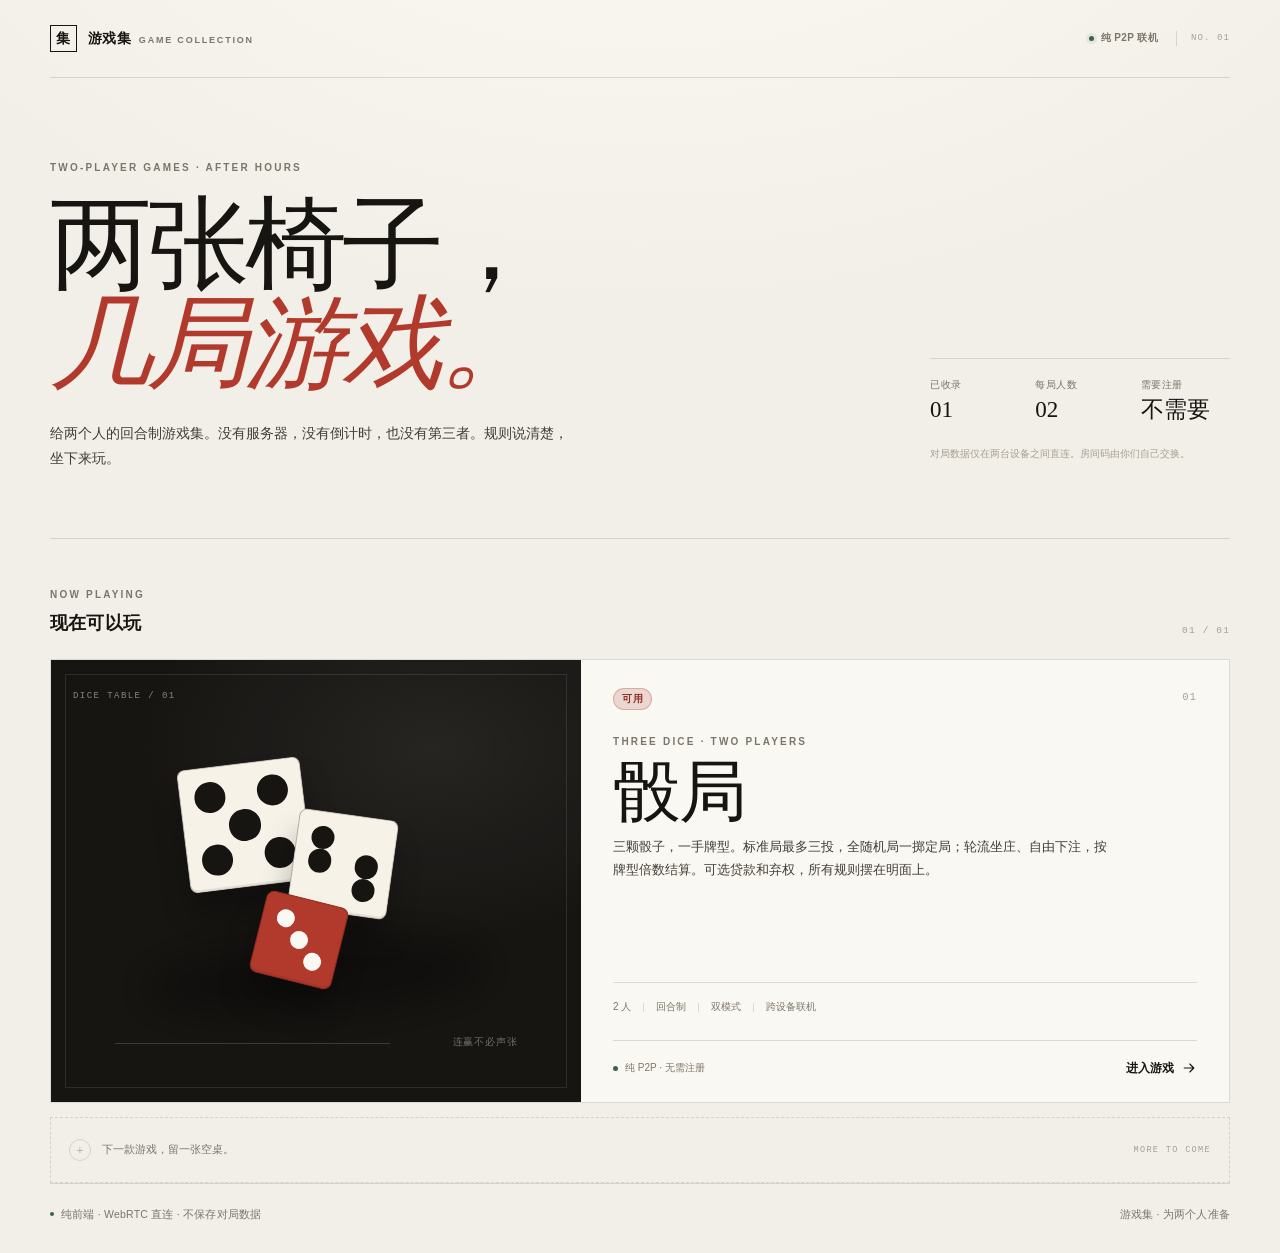
<file: index.html>
<!DOCTYPE html>
<html lang="zh-CN">
<head>
<meta charset="utf-8">
<meta name="viewport" content="width=device-width, initial-scale=1, viewport-fit=cover">
<meta name="description" content="游戏集：给两个人的回合制游戏。公平规则，纯 P2P 联机，无需注册。">
<meta name="theme-color" content="#f2efe8">
<title>游戏集 · 双人游戏</title>
<link rel="icon" href="data:image/svg+xml,%3Csvg xmlns='http://www.w3.org/2000/svg' viewBox='0 0 64 64'%3E%3Crect width='64' height='64' fill='%23f2efe8'/%3E%3Crect x='15' y='15' width='34' height='34' fill='%23fffdf8' stroke='%23171512' stroke-width='2'/%3E%3Ccircle cx='25' cy='25' r='3' fill='%23171512'/%3E%3Ccircle cx='39' cy='32' r='3' fill='%23171512'/%3E%3Ccircle cx='25' cy='39' r='3' fill='%23171512'/%3E%3C/svg%3E">
<link rel="stylesheet" href="shared/base.css">
<link rel="stylesheet" href="index.css">
</head>
<body>

<header class="site-head wrap">
  <a class="wordmark" href="index.html" aria-label="游戏集首页">
    <span class="wordmark__mark">集</span>
    <span class="wordmark__text">游戏集 <span class="wordmark__en">GAME COLLECTION</span></span>
  </a>
  <div class="head-tools">
    <span class="hub-signal"><span class="hub-signal__dot"></span>纯 P2P 联机</span>
    <span class="hub-index mono">NO. 01</span>
  </div>
</header>

<main class="wrap">
  <section class="hero" aria-labelledby="hero-title">
    <div class="hero__copy">
      <p class="eyebrow">Two-player games · after hours</p>
      <h1 id="hero-title">两张椅子，<br><em>几局游戏。</em></h1>
      <p class="hero__lead">给两个人的回合制游戏集。没有服务器，没有倒计时，也没有第三者。规则说清楚，坐下来玩。</p>
    </div>
    <div class="hero__aside">
      <div class="hero__rule" aria-hidden="true"></div>
      <dl class="hero__facts">
        <div><dt>已收录</dt><dd>01</dd></div>
        <div><dt>每局人数</dt><dd>02</dd></div>
        <div><dt>需要注册</dt><dd>不需要</dd></div>
      </dl>
      <p class="hero__note">对局数据仅在两台设备之间直连。房间码由你们自己交换。</p>
    </div>
  </section>

  <section class="collection" aria-labelledby="collection-title">
    <div class="collection__head">
      <div>
        <p class="eyebrow">Now playing</p>
        <h2 id="collection-title">现在可以玩</h2>
      </div>
      <span class="collection__meta mono">01 / 01</span>
    </div>

    <a class="game-card" href="games/dice-table/index.html">
      <div class="game-card__visual" aria-hidden="true">
        <span class="visual-caption mono">DICE TABLE / 01</span>
        <div class="still-life">
          <span class="table-shadow"></span>
          <div class="die die--a">
            <i class="dot" style="grid-area:1/1"></i>
            <i class="dot" style="grid-area:1/3"></i>
            <i class="dot" style="grid-area:2/2"></i>
            <i class="dot" style="grid-area:3/1"></i>
            <i class="dot" style="grid-area:3/3"></i>
          </div>
          <div class="die die--b">
            <i class="dot" style="grid-area:1/1"></i>
            <i class="dot" style="grid-area:2/1"></i>
            <i class="dot" style="grid-area:2/3"></i>
            <i class="dot" style="grid-area:3/3"></i>
          </div>
          <div class="die die--c is-accent">
            <i class="dot" style="grid-area:1/1"></i>
            <i class="dot" style="grid-area:2/2"></i>
            <i class="dot" style="grid-area:3/3"></i>
          </div>
          <span class="still-life__line"></span>
          <span class="still-life__caption">连赢不必声张</span>
        </div>
      </div>

      <div class="game-card__body">
        <div class="game-card__top">
          <span class="tag tag--accent">可用</span>
          <span class="game-card__no mono">01</span>
        </div>
        <div>
          <p class="eyebrow">Three dice · two players</p>
          <h3>骰局</h3>
          <p class="game-card__desc">三颗骰子，一手牌型。标准局最多三投，全随机局一掷定局；轮流坐庄、自由下注，按牌型倍数结算。可选贷款和弃权，所有规则摆在明面上。</p>
        </div>
        <div class="game-card__specs">
          <span>2 人</span>
          <span>回合制</span>
          <span>双模式</span>
          <span>跨设备联机</span>
        </div>
        <div class="game-card__foot">
          <span class="game-card__state"><i></i>纯 P2P · 无需注册</span>
          <span class="enter-link">进入游戏 <svg viewBox="0 0 20 20" aria-hidden="true"><path d="M4 10h11M11 5l5 5-5 5" fill="none" stroke="currentColor" stroke-width="1.4" stroke-linecap="round" stroke-linejoin="round"/></svg></span>
        </div>
      </div>
    </a>

    <div class="upcoming">
      <span class="upcoming__mark">+</span>
      <span>下一款游戏，留一张空桌。</span>
      <span class="upcoming__en mono">MORE TO COME</span>
    </div>
  </section>
</main>

<footer class="site-foot wrap">
  <span class="site-foot__note"><span class="site-foot__dot"></span>纯前端 · WebRTC 直连 · 不保存对局数据</span>
  <span>游戏集 · 为两个人准备</span>
</footer>

</body>
</html>
</file>
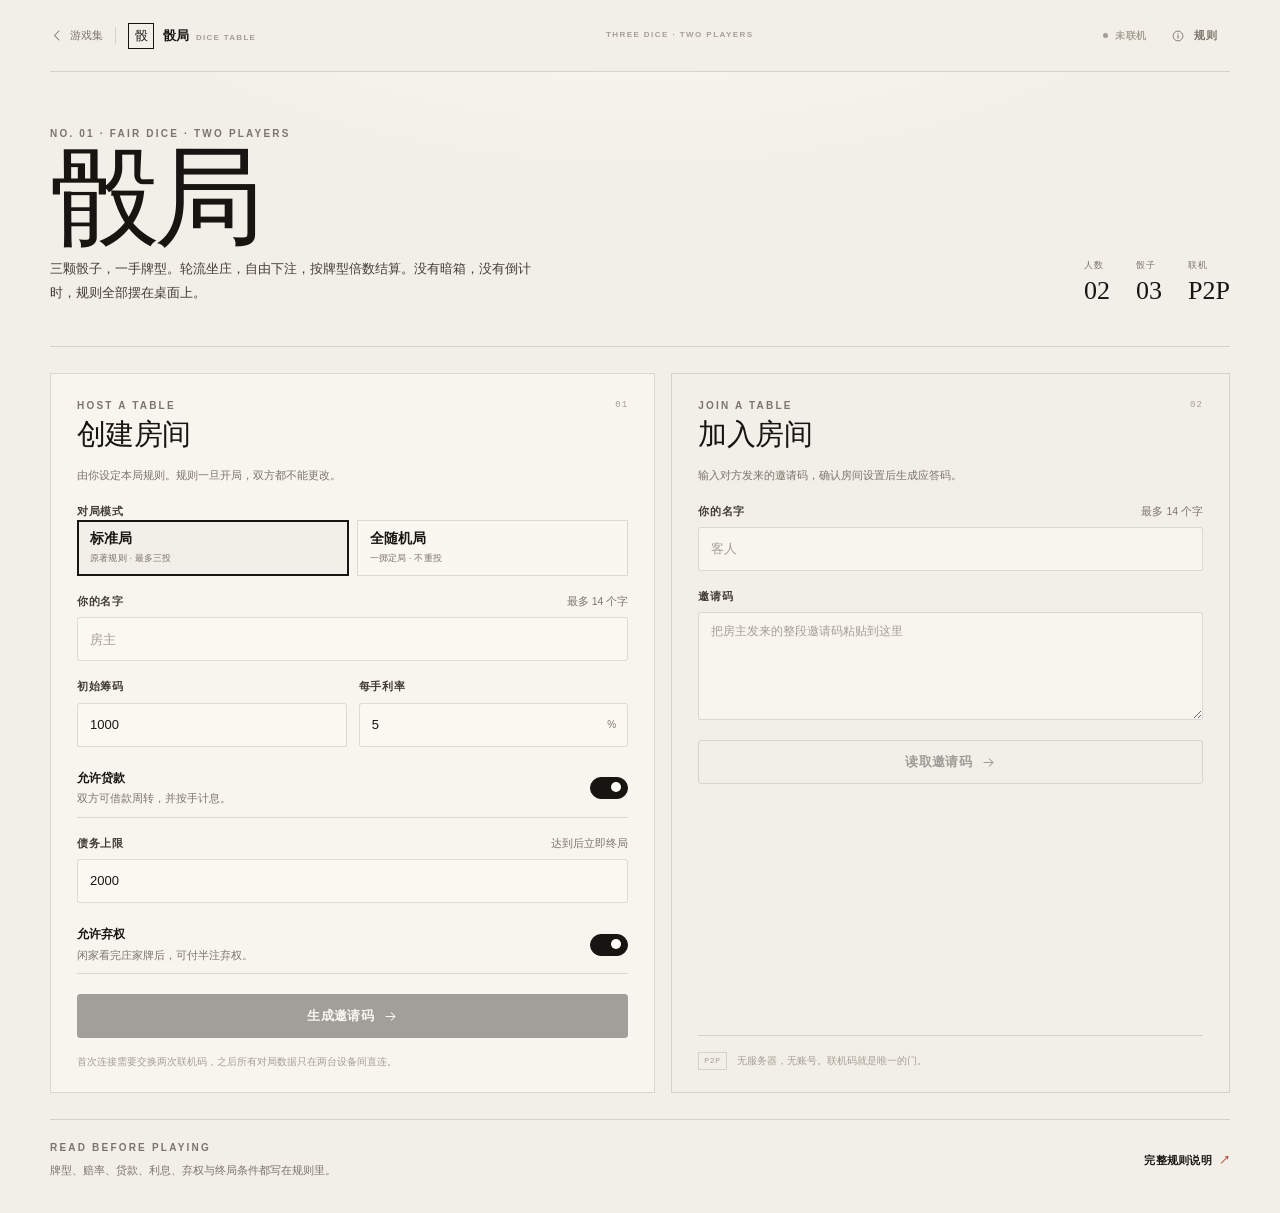
<file: games/dice-table/index.html>
<!DOCTYPE html>
<html lang="zh-CN">
<head>
<meta charset="utf-8">
<meta name="viewport" content="width=device-width, initial-scale=1, viewport-fit=cover">
<meta name="description" content="骰局：公平双人三骰回合制游戏。自定义筹码、贷款与利息，跨设备纯 P2P 联机。">
<meta name="theme-color" content="#f2efe8">
<title>骰局 · 游戏集</title>
<link rel="icon" href="data:image/svg+xml,%3Csvg xmlns='http://www.w3.org/2000/svg' viewBox='0 0 64 64'%3E%3Crect width='64' height='64' fill='%23f2efe8'/%3E%3Crect x='15' y='15' width='34' height='34' fill='%23fffdf8' stroke='%23171512' stroke-width='2'/%3E%3Ccircle cx='25' cy='25' r='3' fill='%23171512'/%3E%3Ccircle cx='39' cy='32' r='3' fill='%23b23a2c'/%3E%3Ccircle cx='25' cy='39' r='3' fill='%23171512'/%3E%3C/svg%3E">
<link rel="stylesheet" href="../../shared/base.css">
<link rel="stylesheet" href="dice.css">
</head>
<body class="game-body">

<noscript><div class="noscript">本游戏需要启用 JavaScript。</div></noscript>

<div class="game-shell">

  <header class="game-head wrap">
    <div class="game-head__left">
      <a class="back-link" id="link-home" href="../../index.html" aria-label="返回游戏集">
        <svg viewBox="0 0 20 20" aria-hidden="true"><path d="M12 4L6 10l6 6" fill="none" stroke="currentColor" stroke-width="1.4" stroke-linecap="round" stroke-linejoin="round"/></svg>
        <span>游戏集</span>
      </a>
      <span class="head-divider" aria-hidden="true"></span>
      <a class="game-brand" href="index.html">
        <span class="game-brand__mark">骰</span>
        <span class="game-brand__text">骰局 <span>DICE TABLE</span></span>
      </a>
    </div>

    <div class="game-head__center">
      <span class="head-context" id="head-context">THREE DICE · TWO PLAYERS</span>
      <strong class="head-round" id="head-round"></strong>
    </div>

    <div class="game-head__right">
      <span class="connection-pill is-offline" id="connection-pill">
        <i></i><span id="connection-text">未联机</span>
      </span>
      <button class="btn btn--small btn--ghost head-rule-btn" type="button" data-modal-open="modal-rules">
        <svg viewBox="0 0 20 20" aria-hidden="true"><circle cx="10" cy="10" r="7" fill="none" stroke="currentColor" stroke-width="1.3"/><path d="M10 9v4M10 6.5v.2" fill="none" stroke="currentColor" stroke-width="1.5" stroke-linecap="round"/></svg>
        规则
      </button>
    </div>
  </header>

  <main class="game-main">

    <!-- =====================================================
         Home
         ===================================================== -->
    <section class="screen is-active" id="screen-home" aria-labelledby="home-title">
      <div class="home-wrap wrap">
        <div class="home-intro">
          <div class="home-intro__copy">
            <p class="eyebrow">No. 01 · Fair dice · Two players</p>
            <h1 id="home-title">骰局</h1>
            <p class="home-lead">三颗骰子，一手牌型。轮流坐庄，自由下注，按牌型倍数结算。没有暗箱，没有倒计时，规则全部摆在桌面上。</p>
          </div>
          <div class="home-marks" aria-label="游戏信息">
            <div><span>人数</span><strong>02</strong></div>
            <div><span>骰子</span><strong>03</strong></div>
            <div><span>联机</span><strong>P2P</strong></div>
          </div>
        </div>

        <div class="home-tabs" role="tablist" aria-label="房间模式">
          <button class="home-tab is-active" type="button" role="tab" aria-selected="true" data-home-tab="create">创建房间</button>
          <button class="home-tab" type="button" role="tab" aria-selected="false" data-home-tab="join">加入房间</button>
        </div>

        <div class="home-grid" id="home-grid" data-mode="create">
          <form class="setup-panel" id="create-form" novalidate>
            <header class="panel-head">
              <div>
                <p class="eyebrow">Host a table</p>
                <h2>创建房间</h2>
              </div>
              <span class="panel-index">01</span>
            </header>
            <p class="panel-lead">由你设定本局规则。规则一旦开局，双方都不能更改。</p>

            <fieldset class="mode-picker">
              <legend class="field__label">对局模式</legend>
              <div class="mode-grid">
                <label class="mode-option is-selected">
                  <input type="radio" name="gameMode" value="classic" checked>
                  <span class="mode-option__body">
                    <strong>标准局</strong>
                    <em>原著规则 · 最多三投</em>
                  </span>
                </label>
                <label class="mode-option">
                  <input type="radio" name="gameMode" value="single">
                  <span class="mode-option__body">
                    <strong>全随机局</strong>
                    <em>一掷定局 · 不重投</em>
                  </span>
                </label>
              </div>
            </fieldset>

            <div class="field">
              <label class="field__label" for="host-name">你的名字 <span class="field__hint">最多 14 个字</span></label>
              <input id="host-name" name="hostName" type="text" maxlength="14" autocomplete="off" placeholder="房主">
            </div>

            <div class="settings-grid">
              <div class="field">
                <label class="field__label" for="create-chips">初始筹码</label>
                <input id="create-chips" name="startingChips" type="number" inputmode="numeric" min="1" max="100000000" step="1" value="1000">
              </div>
              <div class="field">
                <label class="field__label" for="create-interest">每手利率</label>
                <div class="input-unit">
                  <input id="create-interest" name="interestRate" type="number" inputmode="decimal" min="0" max="100" step="0.1" value="5">
                  <span class="input-unit__suffix">%</span>
                </div>
              </div>
            </div>

            <div class="switch-row">
              <span class="switch-copy">
                <strong>允许贷款</strong>
                <span>双方可借款周转，并按手计息。</span>
              </span>
              <label class="switch">
                <input id="create-loans" type="checkbox" checked>
                <span class="switch__track"></span>
                <span class="sr-only">允许贷款</span>
              </label>
            </div>

            <div class="field" id="debt-limit-field">
              <label class="field__label" for="create-debt-limit">债务上限 <span class="field__hint">达到后立即终局</span></label>
              <input id="create-debt-limit" name="debtLimit" type="number" inputmode="numeric" min="1" max="100000000" step="1" value="2000">
            </div>

            <div class="switch-row">
              <span class="switch-copy">
                <strong>允许弃权</strong>
                <span>闲家看完庄家牌后，可付半注弃权。</span>
              </span>
              <label class="switch">
                <input id="create-fold" type="checkbox" checked>
                <span class="switch__track"></span>
                <span class="sr-only">允许弃权</span>
              </label>
            </div>

            <p class="form-error hidden" id="create-error" role="alert"></p>

            <button class="btn btn--primary btn--wide" id="btn-create" type="submit">
              生成邀请码
              <svg viewBox="0 0 20 20" aria-hidden="true"><path d="M4 10h11M11 5l5 5-5 5" fill="none" stroke="currentColor" stroke-width="1.4" stroke-linecap="round" stroke-linejoin="round"/></svg>
            </button>
            <p class="panel-note">首次连接需要交换两次联机码，之后所有对局数据只在两台设备间直连。</p>
          </form>

          <form class="setup-panel setup-panel--join" id="join-form" novalidate>
            <header class="panel-head">
              <div>
                <p class="eyebrow">Join a table</p>
                <h2>加入房间</h2>
              </div>
              <span class="panel-index">02</span>
            </header>
            <p class="panel-lead">输入对方发来的邀请码，确认房间设置后生成应答码。</p>

            <div class="field">
              <label class="field__label" for="guest-name">你的名字 <span class="field__hint">最多 14 个字</span></label>
              <input id="guest-name" name="guestName" type="text" maxlength="14" autocomplete="off" placeholder="客人">
            </div>

            <div class="field">
              <label class="field__label" for="invite-code">邀请码</label>
              <textarea id="invite-code" spellcheck="false" autocomplete="off" autocapitalize="off" placeholder="把房主发来的整段邀请码粘贴到这里"></textarea>
            </div>

            <p class="form-error hidden" id="join-error" role="alert"></p>

            <button class="btn btn--wide" id="btn-read-invite" type="submit">
              读取邀请码
              <svg viewBox="0 0 20 20" aria-hidden="true"><path d="M4 10h11M11 5l5 5-5 5" fill="none" stroke="currentColor" stroke-width="1.4" stroke-linecap="round" stroke-linejoin="round"/></svg>
            </button>

            <div class="join-aside">
              <span class="join-aside__mark">P2P</span>
              <p>无服务器，无账号。联机码就是唯一的门。</p>
            </div>
          </form>
        </div>

        <div class="home-strip">
          <div>
            <p class="eyebrow">Read before playing</p>
            <p>牌型、赔率、贷款、利息、弃权与终局条件都写在规则里。</p>
          </div>
          <button class="text-link" type="button" data-modal-open="modal-rules">完整规则说明 <span>↗</span></button>
        </div>
      </div>
    </section>

    <!-- =====================================================
         Connect
         ===================================================== -->
    <section class="screen" id="screen-connect" aria-labelledby="connect-title">
      <div class="connect-wrap wrap">
        <button class="back-text" type="button" id="connect-back">
          <svg viewBox="0 0 20 20" aria-hidden="true"><path d="M12 4L6 10l6 6" fill="none" stroke="currentColor" stroke-width="1.4" stroke-linecap="round" stroke-linejoin="round"/></svg>
          返回
        </button>

        <div class="connect-head">
          <p class="eyebrow" id="connect-eyebrow">Room setup</p>
          <h1 id="connect-title">正在准备房间</h1>
          <p id="connect-lead">请稍候，正在收集网络地址。</p>
        </div>

        <div class="connect-grid">
          <div class="connect-main">
            <div class="connect-loading" id="connect-loading">
              <span class="loader-dot"></span>
              <span id="connect-loading-text">正在生成邀请码…</span>
            </div>

            <div class="host-flow hidden" id="host-connect-flow">
              <div class="connect-step">
                <div class="step-marker"><span>1</span></div>
                <div class="step-body">
                  <div class="step-head">
                    <div>
                      <h2>把邀请码发给对方</h2>
                      <p>对方打开同一个网页，选择“加入房间”。</p>
                    </div>
                    <button class="btn btn--small" type="button" data-copy-target="invite-out">复制邀请码</button>
                  </div>
                  <textarea class="code-out" id="invite-out" readonly spellcheck="false" aria-label="邀请码"></textarea>
                  <p class="code-note">邀请码较长，请完整发送。它包含本次连接的加密握手信息。</p>
                </div>
              </div>

              <div class="connect-step">
                <div class="step-marker"><span>2</span></div>
                <div class="step-body">
                  <div class="step-head">
                    <div>
                      <h2>粘贴对方的应答码</h2>
                      <p>对方生成应答码后，把它发回给你。</p>
                    </div>
                  </div>
                  <textarea id="answer-in" spellcheck="false" autocomplete="off" autocapitalize="off" placeholder="把对方发来的应答码粘贴到这里"></textarea>
                  <p class="form-error hidden" id="answer-error" role="alert"></p>
                  <button class="btn btn--primary" type="button" id="btn-accept-answer">建立连接</button>
                </div>
              </div>

              <div class="connect-status" id="host-connect-status">
                <span class="status-dot"></span>
                <span>等待对方生成应答码</span>
              </div>
            </div>

            <div class="guest-flow hidden" id="guest-connect-flow">
              <div class="connect-step">
                <div class="step-marker"><span>1</span></div>
                <div class="step-body">
                  <div class="step-head">
                    <div>
                      <h2>确认房间设置</h2>
                      <p>邀请码读取成功。确认后生成应答码。</p>
                    </div>
                  </div>
                  <div class="invite-summary" id="invite-summary"></div>
                  <button class="btn btn--primary" type="button" id="btn-generate-answer">生成应答码</button>
                </div>
              </div>

              <div class="connect-step hidden" id="guest-answer-step">
                <div class="step-marker"><span>2</span></div>
                <div class="step-body">
                  <div class="step-head">
                    <div>
                      <h2>把应答码发回给房主</h2>
                      <p>房主粘贴应答码后，连接会自动建立。</p>
                    </div>
                    <button class="btn btn--small" type="button" data-copy-target="answer-out">复制应答码</button>
                  </div>
                  <textarea class="code-out" id="answer-out" readonly spellcheck="false" aria-label="应答码"></textarea>
                  <p class="code-note">保持此页面打开。房主完成连接前不要刷新。</p>
                </div>
              </div>

              <div class="connect-status" id="guest-connect-status">
                <span class="status-dot"></span>
                <span>正在等待房主连接</span>
              </div>
            </div>
          </div>

          <aside class="connect-aside">
            <p class="eyebrow">Room</p>
            <dl class="room-facts" id="connect-room-facts">
              <div><dt>房主</dt><dd id="connect-host-name">—</dd></div>
              <div><dt>对局模式</dt><dd id="connect-mode">—</dd></div>
              <div><dt>初始筹码</dt><dd id="connect-chips">—</dd></div>
              <div><dt>贷款</dt><dd id="connect-loans">—</dd></div>
              <div><dt>债务上限</dt><dd id="connect-debt">—</dd></div>
              <div><dt>每手利率</dt><dd id="connect-interest">—</dd></div>
              <div><dt>弃权</dt><dd id="connect-fold">—</dd></div>
            </dl>
            <div class="aside-rule"></div>
            <p class="aside-note"><strong>隐私提示</strong>联机码包含网络协商信息，只发给你的对手。房间数据不经过任何服务器。</p>
          </aside>
        </div>
      </div>
    </section>

    <!-- =====================================================
         Connected room
         ===================================================== -->
    <section class="screen" id="screen-room" aria-labelledby="room-title">
      <div class="room-wrap wrap">
        <div class="room-head">
          <p class="eyebrow">Connection established</p>
          <h1 id="room-title">房间已连接</h1>
          <p>数据通道已建立。确认规则后，由房主开始对局。</p>
        </div>

        <div class="room-card">
          <div class="room-duelists">
            <div class="room-duelist">
              <span class="room-seal">甲</span>
              <div>
                <span class="room-role">房主</span>
                <h2 id="room-host-name">—</h2>
                <p>先手由定庄掷骰决定，之后每手轮庄。</p>
              </div>
            </div>
            <span class="room-vs">×</span>
            <div class="room-duelist room-duelist--right">
              <span class="room-seal">乙</span>
              <div>
                <span class="room-role">客人</span>
                <h2 id="room-guest-name">—</h2>
                <p>双方各持同等初始筹码。</p>
              </div>
            </div>
          </div>

          <div class="room-settings" id="room-settings"></div>

          <div class="room-start">
            <div>
              <p class="eyebrow">Ready</p>
              <p id="room-wait-note">等待房主开始对局。</p>
            </div>
            <button class="btn btn--accent hidden" type="button" id="btn-start-game">开始对局</button>
            <span class="waiting-mark hidden" id="room-waiting-mark"><i></i>已连接，等待中</span>
          </div>
        </div>

        <div class="room-foot">
          <span class="room-foot__dot"></span>
          <span>对局数据仅在两台设备之间传输，不会上传。</span>
          <button class="text-link" type="button" data-modal-open="modal-rules">查看规则</button>
        </div>
      </div>
    </section>

    <!-- =====================================================
         Table
         ===================================================== -->
    <section class="screen" id="screen-table" aria-labelledby="table-context">
      <div class="table-wrap wrap">
        <div class="table-topline">
          <div class="table-topline__left">
            <span class="eyebrow" id="table-context">TABLE</span>
            <span class="table-settings" id="table-settings"></span>
          </div>
          <div class="table-topline__right">
            <span class="table-connection"><i></i>直连中</span>
            <button class="text-link text-link--small" type="button" id="btn-table-leave">离开牌桌</button>
          </div>
        </div>

        <div class="players-strip">
          <article class="player-card" id="player-card-host" data-player-card="host">
            <div class="player-card__identity">
              <span class="player-seal">甲</span>
              <div class="player-card__name-wrap">
                <div class="player-card__badges">
                  <span class="role-badge" data-role-badge="host">闲家</span>
                  <span class="you-badge" data-you-badge="host">你</span>
                </div>
                <h3 data-player-name="host">—</h3>
              </div>
              <button class="loan-mini" type="button" data-loan-player="host">贷款</button>
            </div>
            <div class="player-card__figures">
              <div>
                <span>筹码</span>
                <strong data-player-chips="host">1,000</strong>
              </div>
              <div class="debt-figure">
                <span>欠款</span>
                <strong data-player-debt="host">0</strong>
              </div>
              <div class="net-figure">
                <span>净资产</span>
                <strong data-player-net="host">1,000</strong>
              </div>
            </div>
            <div class="player-card__foot">
              <span class="player-state" data-player-state="host">等待</span>
              <span class="player-ready" data-player-ready="host"></span>
            </div>
          </article>

          <article class="player-card" id="player-card-guest" data-player-card="guest">
            <div class="player-card__identity">
              <span class="player-seal">乙</span>
              <div class="player-card__name-wrap">
                <div class="player-card__badges">
                  <span class="role-badge" data-role-badge="guest">庄家</span>
                  <span class="you-badge" data-you-badge="guest">你</span>
                </div>
                <h3 data-player-name="guest">—</h3>
              </div>
              <button class="loan-mini" type="button" data-loan-player="guest">贷款</button>
            </div>
            <div class="player-card__figures">
              <div>
                <span>筹码</span>
                <strong data-player-chips="guest">1,000</strong>
              </div>
              <div class="debt-figure">
                <span>欠款</span>
                <strong data-player-debt="guest">0</strong>
              </div>
              <div class="net-figure">
                <span>净资产</span>
                <strong data-player-net="guest">1,000</strong>
              </div>
            </div>
            <div class="player-card__foot">
              <span class="player-state" data-player-state="guest">等待</span>
              <span class="player-ready" data-player-ready="guest"></span>
            </div>
          </article>
        </div>

        <div class="table-layout">
          <div class="table-main">
            <div class="table-stage">
              <div class="stage-topline">
                <div class="stage-hand">
                  <span class="eyebrow">Hand</span>
                  <strong id="table-hand">01</strong>
                  <span class="stage-of">/ 无上限</span>
                </div>
                <div class="stage-bet" id="stage-bet">
                  <span>本手注额</span>
                  <strong>—</strong>
                </div>
              </div>

              <div class="racks">
                <section class="rack" data-rack="banker">
                  <div class="rack-head">
                    <span class="rack-role">庄</span>
                    <span class="rack-name" data-rack-name="banker">—</span>
                  </div>
                  <div class="dice-row" data-rack-dice="banker" aria-live="polite"></div>
                  <div class="rack-hand" data-rack-hand="banker">等待掷骰</div>
                  <div class="rack-history" data-rack-history="banker"></div>
                </section>

                <div class="rack-divider" aria-hidden="true"></div>

                <section class="rack" data-rack="child">
                  <div class="rack-head">
                    <span class="rack-role">闲</span>
                    <span class="rack-name" data-rack-name="child">—</span>
                  </div>
                  <div class="dice-row" data-rack-dice="child" aria-live="polite"></div>
                  <div class="rack-hand" data-rack-hand="child">等待庄家</div>
                  <div class="rack-history" data-rack-history="child"></div>
                </section>
              </div>

              <div class="stage-readout">
                <p class="stage-phase" id="stage-phase">等待闲家下注</p>
                <div class="stage-outcome hidden" id="stage-outcome">
                  <div>
                    <p class="eyebrow">Settlement</p>
                    <h2 id="stage-outcome-title">—</h2>
                    <p id="stage-outcome-detail"></p>
                  </div>
                  <div class="outcome-figures" id="stage-outcome-figures"></div>
                </div>
              </div>
            </div>

            <div class="action-dock" id="action-dock">
              <div class="action-head">
                <div>
                  <p class="eyebrow" id="action-eyebrow">Next action</p>
                  <h2 id="action-title">等待开始</h2>
                </div>
                <p class="action-sub" id="action-sub"></p>
              </div>

              <div class="action-body">
                <div class="turn-wait hidden" id="action-wait">
                  <span class="pulse-dot"></span>
                  <span id="action-wait-text">等待对方行动</span>
                </div>

                <form class="bet-control hidden" id="action-bet" novalidate>
                  <div class="bet-input-wrap">
                    <span>注额</span>
                    <input id="bet-input" type="number" inputmode="numeric" min="1" step="1" autocomplete="off" aria-label="本手下注额">
                    <em>筹码</em>
                  </div>
                  <div class="quick-bets" aria-label="快速下注">
                    <button type="button" data-bet-fill="0.25">25%</button>
                    <button type="button" data-bet-fill="0.5">50%</button>
                    <button type="button" data-bet-fill="1">全下</button>
                  </div>
                  <button class="btn btn--accent" type="submit" id="btn-bet">确认下注</button>
                  <p class="bet-hint" id="bet-hint"></p>
                </form>

                <div class="roll-control hidden" id="action-banker">
                  <div class="control-copy">
                    <span class="control-label">庄家行动</span>
                    <p id="banker-roll-copy">最多三投，出有效牌型即停。无目自动判负。</p>
                  </div>
                  <button class="btn btn--accent" type="button" id="btn-roll-banker">掷骰</button>
                </div>

                <div class="child-control hidden" id="action-child">
                  <div class="control-copy">
                    <span class="control-label" id="child-control-copy">庄家已定牌</span>
                    <p>看完庄家的牌，决定是否继续。</p>
                  </div>
                  <div class="control-actions">
                    <button class="btn child-fold hidden" type="button" id="btn-fold">弃权</button>
                    <button class="btn btn--accent" type="button" id="btn-roll-child">掷骰</button>
                  </div>
                </div>

                <div class="ready-control hidden" id="action-ready">
                  <div class="control-copy">
                    <span class="control-label">本手结束</span>
                    <p id="ready-copy">整理贷款后准备下一手。</p>
                  </div>
                  <div class="control-actions">
                    <button class="btn btn--ghost ready-loan-btn" type="button" id="btn-ready-loan">贷款管理</button>
                    <button class="btn btn--accent" type="button" id="btn-ready">准备下一手</button>
                  </div>
                </div>
              </div>

              <div class="action-foot">
                <span class="action-status" id="action-status">无时间限制 · 请从容决定</span>
                <span class="action-turn-tag" id="action-turn-tag"></span>
              </div>
            </div>
          </div>

          <aside class="log-panel" aria-label="对局记录">
            <header class="log-head">
              <div>
                <p class="eyebrow">Ledger</p>
                <h2>对局记录</h2>
              </div>
              <span class="mono" id="log-hand">HAND 01</span>
            </header>
            <div class="log-list" id="log-list" role="log" aria-live="polite"></div>
            <footer class="log-foot">
              <span>所有结果实时同步</span>
              <button class="text-link text-link--small" type="button" data-modal-open="modal-rules">规则</button>
            </footer>
          </aside>
        </div>

        <footer class="table-foot">
          <span><i></i>纯 P2P 直连</span>
          <span>玩的是筹码，不是钱。</span>
        </footer>
      </div>
    </section>

  </main>
</div>

<!-- =====================================================
     Rules modal
     ===================================================== -->
<div class="modal modal--full" id="modal-rules" role="dialog" aria-modal="true" aria-hidden="true" aria-labelledby="rules-title">
  <div class="modal__panel" role="document">
    <div class="modal__head rules-head">
      <div>
        <p class="eyebrow">Dice table · Complete rules</p>
        <h2 id="rules-title">骰局规则</h2>
        <p class="rules-sub">一份完整的桌规，没有隐藏条款。</p>
      </div>
      <button class="modal__close" type="button" data-modal-close aria-label="关闭规则">
        <svg viewBox="0 0 16 16" aria-hidden="true"><path d="M3 3l10 10M13 3L3 13" fill="none" stroke="currentColor" stroke-width="1.4" stroke-linecap="round"/></svg>
      </button>
    </div>

    <div class="rules-doc">
      <section class="rules-section">
        <span class="rules-number">00</span>
        <div>
          <h3>这是什么</h3>
          <p>「骰局」是一个公平双人回合制骰子游戏。两位玩家各持相同初始筹码，轮流坐庄，用三颗骰子组成牌型，按牌型倍数结算筹码。</p>
          <p>开局可选「标准局」或「全随机局」：前者按原著最多三投，后者双方各只投一次。没有 AI，没有时间限制，没有出千机制；三颗骰子均为公平随机，由房主端使用系统安全随机数生成。</p>
          <p class="rule-aside">这里的所有筹码都只是游戏数值，不涉及真实货币。</p>
        </div>
      </section>

      <section class="rules-section">
        <span class="rules-number">01</span>
        <div>
          <h3>开局设置</h3>
          <div class="rule-defs">
            <div><dt>对局模式</dt><dd>标准局：无目自动重掷三颗骰子，最多三投；三次无目判负。全随机局：双方各只投一次，所有原始结果直接结算，无目立即判负。</dd></div>
            <div><dt>初始筹码</dt><dd>房主设定，双方相同。所有下注和赔付都以它为起点。</dd></div>
            <div><dt>贷款开关</dt><dd>关闭时没有欠款；开启时双方可以借款、还款，并按手计息。</dd></div>
            <div><dt>债务上限</dt><dd>仅贷款开启时生效。任一玩家累计欠款达到该数值时终局。</dd></div>
            <div><dt>每手利率</dt><dd>每手结算后按未还欠款计算利息，向上取整并计入欠款。利率可以是 0%。</dd></div>
            <div><dt>弃权开关</dt><dd>开启时，闲家看完庄家的有效牌型后可以选择付半注弃权。</dd></div>
          </div>
          <p>设置由房主在创建房间时确定，客人确认邀请码后才生成应答码。开局后所有设置不可更改。</p>
        </div>
      </section>

      <section class="rules-section">
        <span class="rules-number">02</span>
        <div>
          <h3>一手牌</h3>
          <div class="rule-callouts rule-callouts--modes">
            <p><strong>标准局：</strong>每次无目都会自动重掷全部三颗骰子，最多三投；任意一投出现有效牌型立即停手，第三次仍无目自动判负。</p>
            <p><strong>全随机局：</strong>双方各只投一次，不重投；所有结果直接结算，无目立即判负。骰子始终由系统统一随机，玩家不能保留或选择重掷单颗骰子。</p>
          </div>
          <ol class="rule-steps">
            <li><strong>下注。</strong>当前闲家决定注额，最少 1 筹码，最多不超过自己当前持有的筹码。需要更多筹码可以先贷款。</li>
            <li><strong>庄家掷骰。</strong>按当前模式掷骰：标准局最多三投，全随机局只投一次。出现有效牌型即停手。</li>
            <li><strong>庄家自动输。</strong>若庄家最终无目，或掷出 1 · 2 · 3，则本手立即结束，闲家不用再掷。</li>
            <li><strong>闲家决定。</strong>庄家成牌后，闲家可以弃权（若开启）或掷骰。闲家按同一模式掷骰。</li>
            <li><strong>比牌与结算。</strong>双方牌型比较大小，输家按赢家牌型的倍数支付筹码。牌型相同则和局，不退不赔。</li>
            <li><strong>计息与下一手。</strong>本手结算后计息、检查终局，然后双方可以整理贷款；两人都准备后进入下一手，庄闲互换。</li>
          </ol>
        </div>
      </section>

      <section class="rules-section">
        <span class="rules-number">03</span>
        <div>
          <h3>牌型与倍数</h3>
          <div class="rules-table-wrap">
            <table class="rules-table">
              <thead>
                <tr><th>牌型</th><th>组合</th><th>强弱</th><th>结算</th></tr>
              </thead>
              <tbody id="rules-hand-body"></tbody>
            </table>
          </div>
          <div class="rule-callouts">
            <p><strong>普通目：</strong>两颗同点，剩下的单颗就是点数。例如 2 · 2 · 6 是「六点」，不是总和。点数 6 最大，1 最小。</p>
            <p><strong>豹子比较：</strong>不同数字的豹子按数字大小比，6 · 6 · 6 大于 2 · 2 · 2；1 · 1 · 1 单独作为最强牌。</p>
            <p><strong>和局：</strong>双方最终牌型的等级完全相同，本手不结算。没有「庄家赢同点」的隐藏规则。</p>
            <p><strong>无目：</strong>按当前模式最终没有有效牌型，算自动输一倍。庄家无目时闲家不掷；闲家无目时庄家收一倍。</p>
            <p><strong>比牌大小：</strong>一之豹 &gt; 豹子 &gt; 四五六 &gt; 普通六点 &gt; … &gt; 普通一点。一二三和无目是负牌，不参与大小比较。</p>
          </div>
        </div>
      </section>

      <section class="rules-section">
        <span class="rules-number">04</span>
        <div>
          <h3>赔率怎么算</h3>
          <p>赢家按<strong>自己的牌型倍数</strong>收取注额。不是固定赔率，也不是只由点数决定。</p>
          <div class="rule-examples">
            <div><span>四五六</span><p>下注 100，赢 2 倍 → 收 200。</p></div>
            <div><span>六之豹</span><p>下注 100，赢 3 倍 → 收 300。</p></div>
            <div><span>一之豹</span><p>下注 100，赢 5 倍 → 收 500。</p></div>
            <div><span>一二三</span><p>无论对方是什么，输 2 倍 → 付 200。</p></div>
          </div>
          <p class="rule-aside">庄家输时，闲家按闲家牌型倍数收取；庄家赢时，闲家按庄家牌型倍数支付。</p>
        </div>
      </section>

      <section class="rules-section">
        <span class="rules-number">05</span>
        <div>
          <h3>弃权</h3>
          <p>只在「允许弃权」时开放。闲家看完庄家的有效牌型后，可以在自己掷骰前弃权。</p>
          <p>弃权费为本手下注的 <strong>50%</strong>，筹码向上取整，支付给庄家，本手立即结束。例如下注 51，弃权费是 26。</p>
          <p>庄家无目或掷出一二三时，本手已自动结束，不能弃权。</p>
        </div>
      </section>

      <section class="rules-section">
        <span class="rules-number">06</span>
        <div>
          <h3>贷款、还款与利息</h3>
          <p>仅当房主开启贷款时生效。双方在下注前或本手结算后都可以操作；牌局进行中不可操作。</p>
          <div class="rule-defs">
            <div><dt>借款</dt><dd>金额自选，筹码立即增加，欠款等额增加。累计欠款不能超过债务上限。</dd></div>
            <div><dt>还款</dt><dd>金额自选，最多不超过当前筹码与欠款。筹码减少，欠款等额减少。</dd></div>
            <div><dt>利息</dt><dd>每手结算后，欠款 × 每手利率，向上取整，计入欠款。下一手按新的欠款继续计息。</dd></div>
            <div><dt>赔付不足</dt><dd>贷款开启时，若筹码不足以赔付，会自动借款完成赔付；这笔强制借款同样计入欠款并参与计息。</dd></div>
            <div><dt>主动借到上限</dt><dd>如果一笔主动借款使欠款达到债务上限，对局立即结束，该玩家判负。操作前界面会警告。</dd></div>
          </div>
          <p class="rule-aside">无贷款模式下，赔付以输家剩余筹码为限；输家筹码归零时对局结束，未支付部分不再结算。</p>
        </div>
      </section>

      <section class="rules-section">
        <span class="rules-number">07</span>
        <div>
          <h3>终局与胜负</h3>
          <div class="rule-defs">
            <div><dt>贷款开启</dt><dd>任一玩家累计欠款达到债务上限时，该玩家判负。若双方同时达到，比较「筹码 − 欠款」的净资产，高者胜；完全相同则和局。</dd></div>
            <div><dt>贷款关闭</dt><dd>任一玩家筹码归零时，另一方获胜；双方同时归零则和局。</dd></div>
            <div><dt>计息顺序</dt><dd>先完成本手赔付，再计算利息，最后检查是否触顶。触顶立即终局。</dd></div>
            <div><dt>最后一手</dt><dd>赔付或利息可以把欠款推过债务上限；本手仍按完整金额结算，赢家收足赔付，然后立即终局。</dd></div>
          </div>
          <p>终局后不再接受下注、贷款或弃权。可以查看最终筹码、欠款和本局统计。</p>
        </div>
      </section>

      <section class="rules-section">
        <span class="rules-number">08</span>
        <div>
          <h3>庄家轮换与准备</h3>
          <p>第一手庄家由双方各掷一颗骰子决定，点数大者先坐庄；相同则重掷。之后每手结束、双方都按下「准备下一手」后，庄闲自动互换。</p>
          <p>无时间限制。你可以一直思考，直到做出决定；对手断开连接除外。</p>
        </div>
      </section>

      <section class="rules-section">
        <span class="rules-number">09</span>
        <div>
          <h3>联机与隐私</h3>
          <p>纯 P2P：房主生成邀请码，客人返回应答码，连接由 WebRTC 在两台设备之间直接建立。没有房间服务器，没有账号，不需要注册。</p>
          <p>邀请码和应答码包含连接协商信息与网络地址，只应发给你的对手。房主负责运行对局逻辑，双方看到的牌局状态会持续同步。</p>
          <p>任意一方关闭页面、刷新或网络断开，本局都会结束，无法在断线后恢复。请先确认网络稳定再开始。</p>
        </div>
      </section>

      <p class="rules-end">规则版本 1.1 · 用完请把桌面留给下一位朋友</p>
    </div>

    <div class="modal__foot">
      <button class="btn btn--primary" type="button" data-modal-close>知道了</button>
    </div>
  </div>
</div>

<!-- =====================================================
     Loan modal
     ===================================================== -->
<div class="modal" id="modal-loan" role="dialog" aria-modal="true" aria-hidden="true" aria-labelledby="loan-title">
  <div class="modal__panel" role="document">
    <div class="modal__head">
      <div>
        <p class="eyebrow">Credit</p>
        <h2 id="loan-title">贷款管理</h2>
        <p class="modal-sub"><span id="loan-player-name">—</span> 的筹码与欠款</p>
      </div>
      <button class="modal__close" type="button" data-modal-close aria-label="关闭贷款管理">
        <svg viewBox="0 0 16 16" aria-hidden="true"><path d="M3 3l10 10M13 3L3 13" fill="none" stroke="currentColor" stroke-width="1.4" stroke-linecap="round"/></svg>
      </button>
    </div>

    <div class="loan-figures">
      <div><span>当前筹码</span><strong id="loan-chips">0</strong></div>
      <div><span>当前欠款</span><strong id="loan-debt">0</strong></div>
      <div><span>剩余可借</span><strong id="loan-credit">0</strong></div>
    </div>

    <p class="loan-rule-line" id="loan-rule-line">每手利息 0% · 债务上限 0</p>

    <section class="loan-block">
      <div class="loan-block__head">
        <div>
          <h3>借款</h3>
          <p>筹码立即到账，欠款等额增加。</p>
        </div>
      </div>
      <div class="loan-action-row">
        <div class="loan-input">
          <input id="loan-borrow-input" type="number" inputmode="numeric" min="1" step="1" placeholder="借款金额" aria-label="借款金额">
        </div>
        <button class="btn" type="button" id="btn-borrow">确认借款</button>
      </div>
      <div class="quick-bets quick-bets--light" aria-label="快速借款">
        <button type="button" data-loan-fill="borrow" data-loan-pct="0.25">25%</button>
        <button type="button" data-loan-fill="borrow" data-loan-pct="0.5">50%</button>
        <button type="button" data-loan-fill="borrow" data-loan-pct="1">借满</button>
      </div>
      <p class="loan-warning hidden" id="borrow-warning"></p>
    </section>

    <section class="loan-block">
      <div class="loan-block__head">
        <div>
          <h3>还款</h3>
          <p>从当前筹码中划扣，减少等额欠款。</p>
        </div>
      </div>
      <div class="loan-action-row">
        <div class="loan-input">
          <input id="loan-repay-input" type="number" inputmode="numeric" min="1" step="1" placeholder="还款金额" aria-label="还款金额">
        </div>
        <button class="btn" type="button" id="btn-repay">确认还款</button>
      </div>
      <div class="quick-bets quick-bets--light" aria-label="快速还款">
        <button type="button" data-loan-fill="repay" data-loan-pct="0.25">25%</button>
        <button type="button" data-loan-fill="repay" data-loan-pct="0.5">50%</button>
        <button type="button" data-loan-fill="repay" data-loan-pct="1">还清</button>
      </div>
      <p class="loan-note" id="loan-repay-note"></p>
    </section>

    <div class="loan-foot">
      <p>贷款操作只在非掷骰阶段开放。主动借款触顶会立即终局。</p>
      <button class="btn btn--primary" type="button" data-modal-close>完成</button>
    </div>
  </div>
</div>

<!-- =====================================================
     Disconnect modal
     ===================================================== -->
<div class="modal" id="modal-disconnect" role="dialog" aria-modal="true" aria-hidden="true" data-static="true" aria-labelledby="disconnect-title">
  <div class="modal__panel modal__panel--compact" role="document">
    <div class="modal__head">
      <div>
        <p class="eyebrow">Connection lost</p>
        <h2 id="disconnect-title">连接已断开</h2>
      </div>
    </div>
    <p class="disconnect-copy" id="disconnect-copy">对方已离开牌桌。本局无法继续。</p>
    <div class="modal__foot">
      <button class="btn btn--primary" type="button" id="btn-disconnect-home">返回首页</button>
    </div>
  </div>
</div>

<!-- =====================================================
     Game over overlay
     ===================================================== -->
<div class="result-overlay hidden" id="gameover-overlay" role="dialog" aria-modal="true" aria-labelledby="result-title">
  <div class="result-card">
    <div class="result-head">
      <div>
        <p class="eyebrow">Table closed · Final ledger</p>
        <h1 id="result-title">终局</h1>
        <p id="result-reason">—</p>
      </div>
      <span class="result-stamp" id="result-stamp">终</span>
    </div>

    <div class="result-duelists" id="result-duelists"></div>

    <div class="result-stats" id="result-stats"></div>

    <div class="result-foot">
      <p>本局结束。数据不会被保存。</p>
      <div class="btn-row">
        <button class="btn btn--ghost" type="button" data-modal-open="modal-rules">查看规则</button>
        <button class="btn btn--primary" type="button" id="btn-result-home">返回首页</button>
      </div>
    </div>
  </div>
</div>

<script src="../../shared/ui.js" defer></script>
<script src="../../shared/p2p.js" defer></script>
<script src="engine.js" defer></script>
<script src="app.js" defer></script>
</body>
</html>
</file>
<file: shared/base.css>
/* =========================================================
   游戏集 — shared visual foundation
   Plain CSS. No build step. Keep every game on these tokens.
   ========================================================= */

:root {
  --paper: #f2efe8;
  --paper-soft: #faf8f2;
  --paper-deep: #e9e4da;
  --ink: #171512;
  --ink-soft: #423d36;
  --muted: #7c756a;
  --faint: #a69e92;
  --line: rgba(23, 21, 18, 0.13);
  --line-strong: rgba(23, 21, 18, 0.3);
  --accent: #b23a2c;
  --accent-deep: #8c2a20;
  --accent-soft: #ead7d1;
  --good: #38624e;
  --good-soft: #dce8e0;
  --warn: #9a5c20;
  --warn-soft: #eee1ce;
  --black: #0f0e0c;
  --white: #fffdf8;

  --font-sans: "Inter", "Segoe UI", "Microsoft YaHei", "PingFang SC",
    "Hiragino Sans GB", sans-serif;
  --font-serif: "Iowan Old Style", "Palatino Linotype", Georgia, "Songti SC",
    "SimSun", serif;
  --font-mono: "SFMono-Regular", "Cascadia Mono", Consolas, "Liberation Mono",
    monospace;

  --maxw: 1180px;
  --radius: 3px;
  --ease: cubic-bezier(0.22, 1, 0.36, 1);
  --shadow: 0 22px 70px rgba(32, 26, 17, 0.12);
}

*,
*::before,
*::after {
  box-sizing: border-box;
}

html {
  color-scheme: light;
  -webkit-text-size-adjust: 100%;
}

body {
  margin: 0;
  min-height: 100vh;
  font-family: var(--font-sans);
  font-size: 14px;
  line-height: 1.65;
  color: var(--ink);
  background:
    radial-gradient(120% 85% at 50% -24%, rgba(255, 253, 247, 0.9), transparent 58%),
    var(--paper);
  -webkit-font-smoothing: antialiased;
  text-rendering: optimizeLegibility;
}

body.no-scroll {
  overflow: hidden;
}

::selection {
  color: var(--white);
  background: var(--ink);
}

h1,
h2,
h3,
h4,
p {
  margin: 0;
}

button,
input,
textarea,
select {
  font: inherit;
  color: inherit;
}

button {
  cursor: pointer;
}

a {
  color: inherit;
  text-decoration: none;
}

svg {
  display: block;
}

img {
  display: block;
  max-width: 100%;
}

:focus-visible {
  outline: 2px solid var(--accent);
  outline-offset: 3px;
}

.wrap {
  width: min(calc(100% - 48px), var(--maxw));
  margin: 0 auto;
}

.eyebrow {
  font-family: var(--font-sans);
  font-size: 10px;
  font-weight: 650;
  letter-spacing: 0.22em;
  text-transform: uppercase;
  color: var(--muted);
}

.muted {
  color: var(--muted);
}

.faint {
  color: var(--faint);
}

.mono {
  font-family: var(--font-mono);
  font-variant-numeric: tabular-nums;
}

.tnum {
  font-variant-numeric: tabular-nums;
}

.hidden {
  display: none !important;
}

.sr-only {
  position: absolute !important;
  width: 1px;
  height: 1px;
  padding: 0;
  margin: -1px;
  overflow: hidden;
  clip: rect(0, 0, 0, 0);
  white-space: nowrap;
  border: 0;
}

/* ---------------------------------------------------------
   Header
   --------------------------------------------------------- */

.site-head {
  position: relative;
  z-index: 20;
  display: flex;
  align-items: center;
  justify-content: space-between;
  gap: 20px;
  min-height: 78px;
  border-bottom: 1px solid var(--line);
}

.wordmark {
  display: inline-flex;
  align-items: center;
  gap: 11px;
  min-width: 0;
  font-weight: 650;
  letter-spacing: 0.02em;
}

.wordmark__mark {
  display: grid;
  width: 27px;
  height: 27px;
  place-items: center;
  border: 1px solid var(--ink);
  font-family: var(--font-serif);
  font-size: 14px;
  line-height: 1;
}

.wordmark__text {
  display: flex;
  align-items: baseline;
  gap: 8px;
  white-space: nowrap;
}

.wordmark__en {
  font-size: 9px;
  font-weight: 600;
  letter-spacing: 0.2em;
  color: var(--muted);
}

.head-tools {
  display: flex;
  align-items: center;
  gap: 4px;
}

.head-link {
  display: inline-flex;
  align-items: center;
  gap: 6px;
  min-height: 36px;
  padding: 0 11px;
  border: 0;
  background: transparent;
  color: var(--muted);
  font-size: 12px;
  font-weight: 550;
  transition: color 0.16s ease;
}

.head-link:hover {
  color: var(--ink);
}

.head-link svg {
  width: 14px;
  height: 14px;
}

/* ---------------------------------------------------------
   Buttons
   --------------------------------------------------------- */

.btn {
  display: inline-flex;
  align-items: center;
  justify-content: center;
  gap: 9px;
  min-height: 44px;
  padding: 0 19px;
  border: 1px solid var(--line-strong);
  border-radius: var(--radius);
  background: transparent;
  color: var(--ink);
  font-size: 12.5px;
  font-weight: 650;
  letter-spacing: 0.03em;
  white-space: nowrap;
  transition:
    color 0.16s ease,
    background 0.16s ease,
    border-color 0.16s ease,
    transform 0.16s var(--ease),
    opacity 0.16s ease;
}

.btn:hover {
  border-color: var(--ink);
}

.btn:active {
  transform: translateY(1px);
}

.btn:disabled,
.btn[aria-disabled="true"] {
  cursor: not-allowed;
  opacity: 0.38;
}

.btn--primary {
  border-color: var(--ink);
  background: var(--ink);
  color: var(--white);
}

.btn--primary:hover {
  border-color: var(--black);
  background: var(--black);
}

.btn--accent {
  border-color: var(--accent);
  background: var(--accent);
  color: var(--white);
}

.btn--accent:hover {
  border-color: var(--accent-deep);
  background: var(--accent-deep);
}

.btn--ghost {
  border-color: transparent;
  color: var(--muted);
}

.btn--ghost:hover {
  border-color: transparent;
  color: var(--ink);
  background: rgba(23, 21, 18, 0.045);
}

.btn--small {
  min-height: 34px;
  padding: 0 12px;
  font-size: 11px;
}

.btn--wide {
  width: 100%;
}

.btn svg {
  width: 15px;
  height: 15px;
}

.btn-row {
  display: flex;
  flex-wrap: wrap;
  gap: 8px;
}

/* ---------------------------------------------------------
   Fields
   --------------------------------------------------------- */

.field {
  display: grid;
  gap: 7px;
  min-width: 0;
}

.field__label {
  display: flex;
  align-items: baseline;
  justify-content: space-between;
  gap: 10px;
  font-size: 11px;
  font-weight: 650;
  letter-spacing: 0.06em;
  color: var(--ink-soft);
}

.field__hint {
  font-size: 10.5px;
  font-weight: 400;
  letter-spacing: 0;
  color: var(--muted);
}

.field input,
.field textarea,
.field select {
  width: 100%;
  min-height: 44px;
  padding: 10px 12px;
  border: 1px solid var(--line);
  border-radius: var(--radius);
  outline: none;
  background: rgba(255, 253, 248, 0.45);
  font-size: 13px;
  transition:
    border-color 0.16s ease,
    background 0.16s ease;
}

.field textarea {
  min-height: 108px;
  resize: vertical;
  font-family: var(--font-mono);
  font-size: 11.5px;
  line-height: 1.55;
  word-break: break-all;
}

.field input:focus,
.field textarea:focus,
.field select:focus {
  border-color: var(--ink);
  background: var(--paper-soft);
}

.field input::placeholder,
.field textarea::placeholder {
  color: var(--faint);
}

.field--inline {
  grid-template-columns: minmax(0, 1fr) auto;
  align-items: end;
}

.input-unit {
  position: relative;
}

.input-unit input {
  padding-right: 46px;
}

.input-unit__suffix {
  position: absolute;
  top: 50%;
  right: 12px;
  transform: translateY(-50%);
  font-size: 10px;
  color: var(--muted);
  pointer-events: none;
}

.switch-row {
  display: flex;
  align-items: center;
  justify-content: space-between;
  gap: 16px;
  min-height: 46px;
  padding: 9px 0;
  border-bottom: 1px solid var(--line);
}

.switch-copy {
  display: grid;
  gap: 2px;
}

.switch-copy strong {
  font-size: 12px;
  font-weight: 600;
}

.switch-copy span {
  font-size: 10.5px;
  color: var(--muted);
}

.switch {
  position: relative;
  flex: 0 0 auto;
  width: 38px;
  height: 22px;
}

.switch input {
  position: absolute;
  opacity: 0;
  width: 100%;
  height: 100%;
  margin: 0;
  cursor: pointer;
  z-index: 1;
}

.switch__track {
  display: block;
  width: 100%;
  height: 100%;
  border: 1px solid var(--line-strong);
  border-radius: 999px;
  background: transparent;
  transition:
    background 0.16s ease,
    border-color 0.16s ease;
}

.switch__track::after {
  content: "";
  position: absolute;
  top: 5px;
  left: 5px;
  width: 10px;
  height: 10px;
  border-radius: 50%;
  background: var(--muted);
  transition:
    transform 0.2s var(--ease),
    background 0.16s ease;
}

.switch input:checked + .switch__track {
  border-color: var(--ink);
  background: var(--ink);
}

.switch input:checked + .switch__track::after {
  transform: translateX(16px);
  background: var(--white);
}

.switch input:focus-visible + .switch__track {
  outline: 2px solid var(--accent);
  outline-offset: 3px;
}

/* ---------------------------------------------------------
   Tags, chips, dividers
   --------------------------------------------------------- */

.tag {
  display: inline-flex;
  align-items: center;
  gap: 5px;
  min-height: 22px;
  padding: 2px 8px;
  border: 1px solid var(--line);
  border-radius: 999px;
  color: var(--muted);
  font-size: 9.5px;
  font-weight: 600;
  letter-spacing: 0.06em;
  white-space: nowrap;
}

.tag--accent {
  border-color: rgba(178, 58, 44, 0.28);
  background: var(--accent-soft);
  color: var(--accent-deep);
}

.tag--solid {
  border-color: var(--ink);
  background: var(--ink);
  color: var(--white);
}

.tag__dot {
  width: 4px;
  height: 4px;
  border-radius: 50%;
  background: currentColor;
}

.rule {
  height: 1px;
  border: 0;
  background: var(--line);
}

.kicker-number {
  font-family: var(--font-serif);
  font-size: 12px;
  color: var(--faint);
  letter-spacing: 0.08em;
}

/* ---------------------------------------------------------
   Modal / overlay
   --------------------------------------------------------- */

.modal {
  position: fixed;
  inset: 0;
  z-index: 100;
  display: grid;
  place-items: center;
  padding: 24px;
  background: rgba(18, 16, 13, 0.46);
  backdrop-filter: blur(5px);
  -webkit-backdrop-filter: blur(5px);
  opacity: 0;
  visibility: hidden;
  transition:
    opacity 0.18s ease,
    visibility 0.18s ease;
}

.modal.is-open {
  opacity: 1;
  visibility: visible;
}

.modal__panel {
  position: relative;
  width: min(100%, 680px);
  max-height: min(86vh, 920px);
  overflow: auto;
  overscroll-behavior: contain;
  padding: 30px;
  border: 1px solid var(--line);
  background: var(--paper-soft);
  box-shadow: var(--shadow);
  outline: none;
  transform: translateY(8px) scale(0.995);
  transition: transform 0.24s var(--ease);
}

.modal__panel:focus,
.modal__panel:focus-visible {
  outline: none;
}

.modal.is-open .modal__panel {
  transform: none;
}

.modal--wide .modal__panel {
  width: min(100%, 840px);
}

.modal--full .modal__panel {
  width: min(100%, 980px);
  max-height: 90vh;
}

.modal__head {
  display: flex;
  align-items: flex-start;
  justify-content: space-between;
  gap: 20px;
  margin-bottom: 22px;
}

.modal__head h2 {
  margin: 4px 0 0;
  font-family: var(--font-serif);
  font-size: clamp(24px, 3.4vw, 34px);
  font-weight: 500;
  line-height: 1.15;
  letter-spacing: -0.015em;
}

.modal__close {
  display: grid;
  flex: 0 0 auto;
  width: 34px;
  height: 34px;
  place-items: center;
  border: 1px solid var(--line);
  border-radius: 50%;
  background: transparent;
  color: var(--muted);
  transition:
    color 0.15s ease,
    border-color 0.15s ease;
}

.modal__close:hover {
  color: var(--ink);
  border-color: var(--ink);
}

.modal__close svg {
  width: 14px;
  height: 14px;
}

.modal__foot {
  display: flex;
  flex-wrap: wrap;
  justify-content: flex-end;
  gap: 8px;
  margin-top: 24px;
  padding-top: 18px;
  border-top: 1px solid var(--line);
}

/* ---------------------------------------------------------
   Toast
   --------------------------------------------------------- */

.toast-region {
  position: fixed;
  z-index: 150;
  left: 50%;
  bottom: 24px;
  display: grid;
  gap: 8px;
  width: min(calc(100% - 32px), 480px);
  transform: translateX(-50%);
  pointer-events: none;
}

.toast {
  display: flex;
  align-items: flex-start;
  gap: 9px;
  width: fit-content;
  max-width: 100%;
  margin: 0 auto;
  padding: 10px 14px;
  border: 1px solid rgba(255, 253, 248, 0.14);
  background: var(--ink);
  color: var(--white);
  font-size: 11.5px;
  line-height: 1.5;
  box-shadow: 0 8px 30px rgba(23, 21, 18, 0.2);
  opacity: 0;
  transform: translateY(8px);
  animation: toast-in 0.24s var(--ease) forwards;
}

.toast.is-leaving {
  animation: toast-out 0.2s ease forwards;
}

.toast__dot {
  flex: 0 0 auto;
  width: 5px;
  height: 5px;
  margin-top: 6px;
  border-radius: 50%;
  background: var(--accent);
}

.toast--error .toast__dot {
  background: #e8785e;
}

.toast--good .toast__dot {
  background: #8bb99d;
}

@keyframes toast-in {
  to {
    opacity: 1;
    transform: none;
  }
}

@keyframes toast-out {
  to {
    opacity: 0;
    transform: translateY(5px);
  }
}

/* ---------------------------------------------------------
   Logo dice / tiny decorative marks
   --------------------------------------------------------- */

.die-face {
  display: grid;
  grid-template-columns: repeat(3, 1fr);
  grid-template-rows: repeat(3, 1fr);
  width: 100%;
  height: 100%;
  padding: 17%;
}

.pip {
  width: 100%;
  aspect-ratio: 1;
  border-radius: 50%;
  background: currentColor;
  align-self: center;
  justify-self: center;
}

.pip--1 { grid-area: 1 / 1; }
.pip--2 { grid-area: 1 / 3; }
.pip--3 { grid-area: 2 / 1; }
.pip--4 { grid-area: 2 / 2; }
.pip--5 { grid-area: 2 / 3; }
.pip--6 { grid-area: 3 / 1; }
.pip--7 { grid-area: 3 / 3; }

/* Pips are positioned by JS through inline grid-area. */

/* ---------------------------------------------------------
   Footer
   --------------------------------------------------------- */

.site-foot {
  display: flex;
  flex-wrap: wrap;
  align-items: center;
  justify-content: space-between;
  gap: 12px;
  padding: 22px 0 30px;
  border-top: 1px solid var(--line);
  color: var(--muted);
  font-size: 10.5px;
  letter-spacing: 0.02em;
}

.site-foot__note {
  display: inline-flex;
  align-items: center;
  gap: 7px;
}

.site-foot__dot {
  width: 4px;
  height: 4px;
  border-radius: 50%;
  background: var(--good);
}

/* ---------------------------------------------------------
   Motion / responsive
   --------------------------------------------------------- */

@media (max-width: 720px) {
  .wrap {
    width: min(calc(100% - 30px), var(--maxw));
  }

  .site-head {
    min-height: 66px;
  }

  .wordmark__en {
    display: none;
  }

  .head-link {
    padding: 0 7px;
  }

  .modal {
    padding: 12px;
  }

  .modal__panel {
    padding: 22px 18px;
    max-height: 92vh;
  }

  .modal__head {
    margin-bottom: 18px;
  }

  .modal__head h2 {
    font-size: 26px;
  }

  .site-foot {
    font-size: 10px;
  }
}

@media (prefers-reduced-motion: reduce) {
  *,
  *::before,
  *::after {
    scroll-behavior: auto !important;
    animation-duration: 0.001ms !important;
    animation-iteration-count: 1 !important;
    transition-duration: 0.001ms !important;
  }
}
</file>
<file: index.css>
/* Game collection — hub only */

.hub-signal {
  display: inline-flex;
  align-items: center;
  gap: 7px;
  margin-right: 14px;
  color: var(--muted);
  font-size: 10px;
  font-weight: 600;
  letter-spacing: 0.04em;
}

.hub-signal__dot {
  width: 5px;
  height: 5px;
  border-radius: 50%;
  background: var(--good);
  box-shadow: 0 0 0 3px rgba(56, 98, 78, 0.09);
}

.hub-index {
  padding-left: 14px;
  border-left: 1px solid var(--line);
  color: var(--faint);
  font-size: 9px;
  letter-spacing: 0.12em;
}

.hero {
  display: grid;
  grid-template-columns: minmax(0, 1fr) 300px;
  gap: 60px;
  align-items: end;
  padding: 82px 0 66px;
  border-bottom: 1px solid var(--line);
}

.hero__copy {
  max-width: 760px;
}

.hero h1 {
  margin-top: 18px;
  font-family: var(--font-serif);
  font-size: clamp(54px, 8vw, 102px);
  font-weight: 500;
  line-height: 0.98;
  letter-spacing: -0.045em;
}

.hero h1 em {
  color: var(--accent);
  font-style: italic;
  font-weight: 400;
}

.hero__lead {
  max-width: 520px;
  margin-top: 28px;
  color: var(--ink-soft);
  font-size: 13.5px;
  line-height: 1.85;
}

.hero__aside {
  padding-bottom: 10px;
}

.hero__rule {
  width: 100%;
  height: 1px;
  margin-bottom: 18px;
  background: var(--line);
}

.hero__facts {
  display: grid;
  grid-template-columns: repeat(3, 1fr);
  gap: 16px;
  margin: 0;
}

.hero__facts div {
  display: grid;
  gap: 5px;
}

.hero__facts dt {
  color: var(--muted);
  font-size: 9.5px;
  letter-spacing: 0.06em;
}

.hero__facts dd {
  margin: 0;
  font-family: var(--font-serif);
  font-size: 23px;
  line-height: 1;
}

.hero__note {
  margin-top: 24px;
  max-width: 260px;
  color: var(--faint);
  font-size: 10px;
  line-height: 1.75;
}

.collection {
  padding: 48px 0 0;
}

.collection__head {
  display: flex;
  align-items: flex-end;
  justify-content: space-between;
  gap: 20px;
  margin-bottom: 20px;
}

.collection__head h2 {
  margin-top: 5px;
  font-size: 18px;
  font-weight: 600;
  letter-spacing: 0.01em;
}

.collection__meta {
  color: var(--faint);
  font-size: 9.5px;
  letter-spacing: 0.12em;
}

.game-card {
  display: grid;
  grid-template-columns: minmax(0, 0.9fr) minmax(0, 1.1fr);
  min-height: 444px;
  border: 1px solid var(--line);
  background: var(--paper-soft);
  overflow: hidden;
  transition:
    border-color 0.24s ease,
    box-shadow 0.3s var(--ease),
    transform 0.3s var(--ease);
}

.game-card:hover {
  border-color: var(--line-strong);
  box-shadow: 0 24px 68px rgba(32, 26, 17, 0.11);
  transform: translateY(-3px);
}

.game-card:focus-visible {
  outline-offset: 4px;
}

.game-card__visual {
  position: relative;
  min-height: 440px;
  padding: 22px;
  overflow: hidden;
  background:
    radial-gradient(90% 70% at 72% 20%, rgba(255, 255, 255, 0.065), transparent 62%),
    var(--ink);
  color: var(--paper);
}

.game-card__visual::after {
  content: "";
  position: absolute;
  inset: 14px;
  border: 1px solid rgba(255, 253, 248, 0.1);
  pointer-events: none;
}

.visual-caption {
  position: relative;
  z-index: 2;
  color: rgba(255, 253, 248, 0.48);
  font-size: 9px;
  letter-spacing: 0.16em;
}

.still-life {
  position: absolute;
  inset: 0;
  display: grid;
  place-items: center;
}

.table-shadow {
  position: absolute;
  left: 17%;
  right: 17%;
  bottom: 20%;
  height: 16%;
  border-radius: 50%;
  background: rgba(0, 0, 0, 0.34);
  filter: blur(22px);
  transform: rotate(-4deg);
}

.die {
  position: absolute;
  display: grid;
  grid-template-columns: repeat(3, 1fr);
  grid-template-rows: repeat(3, 1fr);
  padding: 14px;
  border: 1px solid rgba(23, 21, 18, 0.3);
  border-radius: 8px;
  background: #f6f2e8;
  color: var(--ink);
  box-shadow:
    0 24px 28px rgba(0, 0, 0, 0.25),
    inset 0 -2px 0 rgba(23, 21, 18, 0.08);
  transition: transform 0.55s var(--ease);
}

.game-card:hover .die--a {
  transform: translate3d(-4px, -8px, 0) rotate(-10deg);
}

.game-card:hover .die--b {
  transform: translate3d(4px, -3px, 0) rotate(9deg);
}

.game-card:hover .die--c {
  transform: translate3d(9px, 2px, 0) rotate(17deg);
}

.die--a {
  width: clamp(88px, 12vw, 124px);
  height: clamp(88px, 12vw, 124px);
  margin: -112px 0 0 -142px;
  transform: rotate(-7deg);
}

.die--b {
  width: clamp(74px, 9.6vw, 100px);
  height: clamp(74px, 9.6vw, 100px);
  margin: -34px 0 0 54px;
  transform: rotate(8deg);
}

.die--c {
  width: clamp(64px, 8vw, 84px);
  height: clamp(64px, 8vw, 84px);
  margin: 118px 0 0 -34px;
  transform: rotate(14deg);
}

.die.is-accent {
  border-color: var(--accent-deep);
  background: var(--accent);
  color: var(--paper-soft);
}

.dot {
  width: 100%;
  aspect-ratio: 1;
  border-radius: 50%;
  background: currentColor;
  align-self: center;
  justify-self: center;
}

.still-life__line {
  position: absolute;
  bottom: 13%;
  left: 12%;
  width: 52%;
  height: 1px;
  background: rgba(255, 253, 248, 0.16);
}

.still-life__caption {
  position: absolute;
  right: 12%;
  bottom: 11.5%;
  color: rgba(255, 253, 248, 0.38);
  font-family: var(--font-serif);
  font-size: 10px;
  letter-spacing: 0.08em;
}

.game-card__body {
  display: flex;
  flex-direction: column;
  gap: 24px;
  padding: 28px 32px 24px;
}

.game-card__top {
  display: flex;
  align-items: center;
  justify-content: space-between;
  gap: 12px;
}

.game-card__no {
  color: var(--faint);
  font-size: 10px;
  letter-spacing: 0.12em;
}

.game-card h3 {
  margin: 8px 0 10px;
  font-family: var(--font-serif);
  font-size: clamp(44px, 6vw, 68px);
  font-weight: 500;
  line-height: 1;
  letter-spacing: -0.035em;
}

.game-card__desc {
  max-width: 500px;
  color: var(--ink-soft);
  font-size: 12.5px;
  line-height: 1.85;
}

.game-card__specs {
  display: flex;
  flex-wrap: wrap;
  gap: 0;
  margin-top: auto;
  padding-top: 16px;
  border-top: 1px solid var(--line);
  color: var(--muted);
  font-size: 10px;
}

.game-card__specs span {
  display: inline-flex;
  align-items: center;
}

.game-card__specs span + span::before {
  content: "";
  display: inline-block;
  width: 1px;
  height: 9px;
  margin: 0 12px;
  background: var(--line);
}

.game-card__foot {
  display: flex;
  align-items: center;
  justify-content: space-between;
  gap: 16px;
  padding-top: 18px;
  border-top: 1px solid var(--line);
}

.game-card__state {
  display: inline-flex;
  align-items: center;
  gap: 7px;
  color: var(--muted);
  font-size: 10px;
}

.game-card__state i {
  width: 5px;
  height: 5px;
  border-radius: 50%;
  background: var(--good);
}

.enter-link {
  display: inline-flex;
  align-items: center;
  gap: 7px;
  font-size: 11.5px;
  font-weight: 650;
  color: var(--ink);
}

.enter-link svg {
  width: 16px;
  height: 16px;
  transition: transform 0.2s var(--ease);
}

.game-card:hover .enter-link svg {
  transform: translateX(3px);
}

.upcoming {
  display: flex;
  align-items: center;
  gap: 11px;
  min-height: 66px;
  margin-top: 14px;
  padding: 0 18px;
  border: 1px dashed var(--line);
  color: var(--muted);
  font-size: 11px;
}

.upcoming__mark {
  display: grid;
  width: 22px;
  height: 22px;
  place-items: center;
  border: 1px solid var(--line);
  border-radius: 50%;
  color: var(--faint);
  font-family: var(--font-serif);
  font-size: 13px;
}

.upcoming__en {
  margin-left: auto;
  color: var(--faint);
  font-size: 8.5px;
  letter-spacing: 0.16em;
}

@media (max-width: 900px) {
  .hero {
    grid-template-columns: 1fr;
    gap: 40px;
    padding: 58px 0 48px;
  }

  .hero__aside {
    display: grid;
    grid-template-columns: minmax(0, 1fr) 260px;
    gap: 30px;
    align-items: end;
  }

  .hero__rule {
    display: none;
  }

  .hero__note {
    margin-top: 0;
  }

  .game-card {
    grid-template-columns: 1fr;
  }

  .game-card__visual {
    min-height: 330px;
  }

  .die--a {
    margin: -96px 0 0 -116px;
  }

  .die--b {
    margin: -18px 0 0 68px;
  }

  .die--c {
    margin: 100px 0 0 -8px;
  }

  .game-card__body {
    min-height: 360px;
  }
}

@media (max-width: 620px) {
  .hub-signal,
  .hub-index {
    display: none;
  }

  .hero {
    padding: 44px 0 38px;
  }

  .hero h1 {
    font-size: clamp(48px, 15vw, 68px);
  }

  .hero__lead {
    margin-top: 20px;
    font-size: 12.5px;
  }

  .hero__aside {
    display: block;
  }

  .hero__facts {
    max-width: 280px;
  }

  .hero__note {
    margin-top: 18px;
  }

  .collection {
    padding-top: 34px;
  }

  .collection__head {
    margin-bottom: 14px;
  }

  .game-card {
    min-height: 0;
  }

  .game-card__visual {
    min-height: 286px;
    padding: 16px;
  }

  .game-card__visual::after {
    inset: 9px;
  }

  .visual-caption {
    font-size: 8px;
  }

  .die--a {
    width: 82px;
    height: 82px;
    margin: -82px 0 0 -78px;
  }

  .die--b {
    width: 68px;
    height: 68px;
    margin: -18px 0 0 61px;
  }

  .die--c {
    width: 58px;
    height: 58px;
    margin: 84px 0 0 -16px;
  }

  .still-life__line {
    bottom: 12%;
  }

  .still-life__caption {
    bottom: 10%;
  }

  .game-card__body {
    min-height: 0;
    gap: 20px;
    padding: 22px 18px 18px;
  }

  .game-card h3 {
    font-size: 48px;
  }

  .game-card__desc {
    font-size: 12px;
  }

  .game-card__specs {
    gap: 5px 0;
  }

  .game-card__specs span + span::before {
    margin: 0 9px;
  }

  .game-card__foot {
    align-items: flex-start;
    flex-direction: column;
    gap: 8px;
  }

  .upcoming {
    flex-wrap: wrap;
    padding: 12px 14px;
    gap: 8px;
  }

  .upcoming__en {
    display: none;
  }
}
</file>
<file: games/dice-table/dice.css>
/* =========================================================
   骰局 — game-specific layout
   Shared tokens and primitives live in ../../shared/base.css
   ========================================================= */

.game-body {
  background:
    radial-gradient(100% 60% at 50% -18%, rgba(255, 253, 248, 0.95), transparent 58%),
    var(--paper);
}

.game-body.has-result {
  overflow: hidden;
}

.game-shell {
  display: flex;
  min-height: 100vh;
  flex-direction: column;
}

.game-main {
  flex: 1 1 auto;
}

.game-head {
  position: sticky;
  top: 0;
  z-index: 35;
  display: flex;
  align-items: center;
  justify-content: space-between;
  gap: 18px;
  min-height: 72px;
  border-bottom: 1px solid var(--line);
  background: rgba(242, 239, 232, 0.9);
  backdrop-filter: blur(14px);
  -webkit-backdrop-filter: blur(14px);
}

.game-head__left,
.game-head__right {
  display: flex;
  align-items: center;
  gap: 12px;
  min-width: 0;
}

.back-link {
  display: inline-flex;
  align-items: center;
  gap: 5px;
  color: var(--muted);
  font-size: 11px;
  white-space: nowrap;
  transition: color 0.15s ease;
}

.back-link:hover {
  color: var(--ink);
}

.back-link svg {
  width: 15px;
  height: 15px;
}

.head-divider {
  width: 1px;
  height: 17px;
  background: var(--line);
}

.game-brand {
  display: inline-flex;
  align-items: center;
  gap: 9px;
  min-width: 0;
}

.game-brand__mark {
  display: grid;
  width: 26px;
  height: 26px;
  place-items: center;
  border: 1px solid var(--ink);
  font-family: var(--font-serif);
  font-size: 13px;
}

.game-brand__text {
  display: flex;
  align-items: baseline;
  gap: 7px;
  color: var(--ink);
  font-size: 13px;
  font-weight: 650;
  white-space: nowrap;
}

.game-brand__text span {
  color: var(--faint);
  font-size: 8px;
  font-weight: 600;
  letter-spacing: 0.16em;
}

.game-head__center {
  display: grid;
  justify-items: center;
  gap: 2px;
  min-width: 0;
  text-align: center;
}

.head-context {
  color: var(--faint);
  font-size: 8px;
  font-weight: 600;
  letter-spacing: 0.18em;
  white-space: nowrap;
}

.head-round {
  color: var(--ink-soft);
  font-family: var(--font-serif);
  font-size: 13px;
  font-weight: 500;
  white-space: nowrap;
}

.connection-pill {
  display: inline-flex;
  align-items: center;
  gap: 7px;
  color: var(--good);
  font-size: 9.5px;
  font-weight: 600;
  letter-spacing: 0.04em;
  white-space: nowrap;
}

.connection-pill i {
  width: 5px;
  height: 5px;
  border-radius: 50%;
  background: currentColor;
  box-shadow: 0 0 0 3px rgba(56, 98, 78, 0.09);
}

.connection-pill.is-offline {
  color: var(--faint);
}

.connection-pill.is-offline i {
  box-shadow: none;
}

.head-rule-btn svg {
  width: 14px;
  height: 14px;
}

.screen {
  display: none;
}

.screen.is-active {
  display: block;
  animation: screen-in 0.3s var(--ease) both;
}

@keyframes screen-in {
  from {
    opacity: 0;
    transform: translateY(5px);
  }
  to {
    opacity: 1;
    transform: none;
  }
}

.text-link {
  display: inline-flex;
  align-items: center;
  gap: 7px;
  padding: 0;
  border: 0;
  background: none;
  color: var(--ink);
  font-size: 11px;
  font-weight: 600;
  letter-spacing: 0.02em;
  white-space: nowrap;
}

.text-link span {
  color: var(--accent);
  transition: transform 0.18s var(--ease);
}

.text-link:hover span {
  transform: translate(2px, -2px);
}

.text-link--small {
  color: var(--muted);
  font-size: 10px;
}

.back-text {
  display: inline-flex;
  align-items: center;
  gap: 5px;
  padding: 0;
  border: 0;
  background: none;
  color: var(--muted);
  font-size: 11px;
}

.back-text:hover {
  color: var(--ink);
}

.back-text svg {
  width: 15px;
  height: 15px;
}

.form-error {
  margin: 0;
  padding: 8px 10px;
  border-left: 2px solid var(--accent);
  background: var(--accent-soft);
  color: var(--accent-deep);
  font-size: 11px;
  line-height: 1.55;
}

/* =========================================================
   Home
   ========================================================= */

.home-wrap {
  padding: 54px 0 34px;
}

.home-intro {
  display: flex;
  align-items: flex-end;
  justify-content: space-between;
  gap: 40px;
  padding-bottom: 40px;
  border-bottom: 1px solid var(--line);
}

.home-intro__copy {
  max-width: 700px;
}

.home-intro h1 {
  margin: 10px 0 14px;
  font-family: var(--font-serif);
  font-size: clamp(64px, 10vw, 110px);
  font-weight: 500;
  line-height: 0.82;
  letter-spacing: -0.055em;
}

.home-lead {
  max-width: 495px;
  color: var(--ink-soft);
  font-size: 13px;
  line-height: 1.9;
}

.home-marks {
  display: flex;
  gap: 26px;
  padding-bottom: 2px;
}

.home-marks div {
  display: grid;
  gap: 5px;
}

.home-marks span {
  color: var(--muted);
  font-size: 9px;
  letter-spacing: 0.08em;
}

.home-marks strong {
  font-family: var(--font-serif);
  font-size: 26px;
  font-weight: 500;
  line-height: 1;
}

.home-tabs {
  display: none;
}

.home-grid {
  display: grid;
  grid-template-columns: minmax(0, 1.04fr) minmax(0, 0.96fr);
  gap: 16px;
  padding: 26px 0;
}

.setup-panel {
  display: flex;
  min-width: 0;
  flex-direction: column;
  gap: 16px;
  padding: 24px 26px 22px;
  border: 1px solid var(--line);
  background: rgba(250, 248, 242, 0.62);
}

.setup-panel--join {
  background: transparent;
}

.panel-head {
  display: flex;
  align-items: flex-start;
  justify-content: space-between;
  gap: 18px;
}

.panel-head h2 {
  margin-top: 4px;
  font-family: var(--font-serif);
  font-size: 29px;
  font-weight: 500;
  line-height: 1.1;
  letter-spacing: -0.02em;
}

.panel-index {
  color: var(--faint);
  font-family: var(--font-mono);
  font-size: 9px;
  letter-spacing: 0.12em;
}

.panel-lead {
  max-width: 450px;
  color: var(--muted);
  font-size: 11px;
  line-height: 1.75;
}

.mode-picker {
  display: flex;
  flex-direction: column;
  gap: 8px;
  min-width: 0;
  margin: 0;
  padding: 0;
  border: 0;
}

.mode-picker .field__label {
  padding: 0;
}

.mode-grid {
  display: grid;
  grid-template-columns: 1fr 1fr;
  gap: 8px;
}

.mode-option {
  position: relative;
  display: block;
  min-width: 0;
  cursor: pointer;
}

.mode-option input {
  position: absolute;
  width: 1px;
  height: 1px;
  overflow: hidden;
  opacity: 0;
  pointer-events: none;
}

.mode-option__body {
  display: flex;
  flex-direction: column;
  justify-content: center;
  gap: 4px;
  min-height: 56px;
  padding: 10px 12px;
  border: 1px solid var(--line);
  background: rgba(250, 248, 242, 0.45);
  transition: border-color 160ms ease, background-color 160ms ease, box-shadow 160ms ease;
}

.mode-option__body strong {
  font-family: var(--font-serif);
  font-size: 14px;
  font-weight: 600;
  line-height: 1.2;
}

.mode-option__body em {
  color: var(--muted);
  font-size: 9px;
  font-style: normal;
  line-height: 1.5;
  letter-spacing: 0.02em;
}

.mode-option:hover .mode-option__body {
  border-color: var(--line-strong);
}

.mode-option.is-selected .mode-option__body {
  border-color: var(--ink);
  background: var(--paper);
  box-shadow: inset 0 0 0 1px var(--ink);
}

.mode-option.is-selected .mode-option__body strong {
  color: var(--ink);
}

.mode-option.is-selected .mode-option__body::after {
  content: "";
  position: absolute;
  top: 10px;
  right: 10px;
  width: 5px;
  height: 5px;
  border-radius: 50%;
  background: var(--vermilion);
}

.mode-option input:focus-visible + .mode-option__body {
  outline: 2px solid var(--vermilion);
  outline-offset: 2px;
}

.settings-grid {
  display: grid;
  grid-template-columns: 1fr 1fr;
  gap: 12px;
}

.setup-panel .switch-row {
  margin-top: -3px;
}

.setup-panel .btn--wide {
  margin-top: 4px;
}

.panel-note {
  color: var(--faint);
  font-size: 9.5px;
  line-height: 1.7;
}

.join-aside {
  display: flex;
  align-items: center;
  gap: 10px;
  margin-top: auto;
  padding-top: 16px;
  border-top: 1px solid var(--line);
  color: var(--faint);
  font-size: 9.5px;
  line-height: 1.55;
}

.join-aside__mark {
  flex: 0 0 auto;
  padding: 2px 5px;
  border: 1px solid var(--line);
  font-family: var(--font-mono);
  font-size: 8px;
  letter-spacing: 0.08em;
}

.home-strip {
  display: flex;
  align-items: center;
  justify-content: space-between;
  gap: 20px;
  padding: 20px 0 0;
  border-top: 1px solid var(--line);
}

.home-strip p:last-child {
  margin-top: 5px;
  color: var(--muted);
  font-size: 10.5px;
}

/* =========================================================
   Connect
   ========================================================= */

.connect-wrap {
  max-width: 1040px;
  padding-top: 32px;
  padding-bottom: 64px;
}

.connect-head {
  padding: 24px 0 36px;
  border-bottom: 1px solid var(--line);
}

.connect-head h1 {
  margin: 8px 0 10px;
  font-family: var(--font-serif);
  font-size: clamp(38px, 5.5vw, 56px);
  font-weight: 500;
  line-height: 1;
  letter-spacing: -0.035em;
}

.connect-head > p:last-child {
  color: var(--muted);
  font-size: 12px;
}

.connect-grid {
  display: grid;
  grid-template-columns: minmax(0, 1fr) 290px;
  gap: 44px;
  padding-top: 26px;
}

.connect-main {
  min-width: 0;
}

.connect-loading {
  display: flex;
  align-items: center;
  gap: 10px;
  padding: 22px 0;
  color: var(--muted);
  font-size: 11.5px;
}

.loader-dot {
  width: 7px;
  height: 7px;
  border-radius: 50%;
  background: var(--accent);
  animation: loader-pulse 1s infinite ease-in-out;
}

@keyframes loader-pulse {
  0%,
  100% {
    opacity: 0.3;
    transform: scale(0.8);
  }
  50% {
    opacity: 1;
    transform: scale(1);
  }
}

.connect-step {
  display: grid;
  grid-template-columns: 30px minmax(0, 1fr);
  gap: 14px;
  padding: 22px 0;
  border-top: 1px solid var(--line);
}

.connect-step:first-child {
  border-top: 0;
  padding-top: 0;
}

.step-marker {
  padding-top: 1px;
}

.step-marker span {
  display: grid;
  width: 21px;
  height: 21px;
  place-items: center;
  border: 1px solid var(--line-strong);
  border-radius: 50%;
  color: var(--muted);
  font-family: var(--font-mono);
  font-size: 9px;
}

.step-body {
  min-width: 0;
}

.step-head {
  display: flex;
  align-items: flex-start;
  justify-content: space-between;
  gap: 14px;
  margin-bottom: 13px;
}

.step-head h2 {
  margin: 0 0 3px;
  font-size: 15px;
  font-weight: 650;
  letter-spacing: 0.01em;
}

.step-head p {
  color: var(--muted);
  font-size: 10.5px;
  line-height: 1.6;
}

.code-out {
  width: 100%;
  min-height: 92px;
  max-height: 190px;
  padding: 12px;
  border: 1px solid var(--line);
  border-radius: var(--radius);
  resize: vertical;
  outline: none;
  background: rgba(255, 253, 248, 0.58);
  color: var(--ink-soft);
  font-family: var(--font-mono);
  font-size: 10px;
  line-height: 1.55;
  word-break: break-all;
}

.code-out:focus {
  border-color: var(--ink);
}

.code-note {
  margin-top: 8px;
  color: var(--faint);
  font-size: 9px;
  line-height: 1.6;
}

#answer-in {
  width: 100%;
  min-height: 105px;
  padding: 12px;
  border: 1px solid var(--line);
  border-radius: var(--radius);
  resize: vertical;
  outline: none;
  background: rgba(255, 253, 248, 0.58);
  font-family: var(--font-mono);
  font-size: 10px;
  line-height: 1.55;
  word-break: break-all;
}

#answer-in:focus {
  border-color: var(--ink);
}

#btn-accept-answer {
  margin-top: 11px;
}

.connect-status {
  display: flex;
  align-items: center;
  gap: 8px;
  margin-top: 16px;
  padding-top: 16px;
  border-top: 1px solid var(--line);
  color: var(--muted);
  font-size: 10.5px;
}

.connect-status.is-error {
  color: var(--accent-deep);
}

.status-dot {
  width: 5px;
  height: 5px;
  border-radius: 50%;
  background: var(--good);
}

.connect-status.is-error .status-dot {
  background: var(--accent);
}

.invite-summary {
  display: grid;
  gap: 0;
  margin: 4px 0 16px;
  border-top: 1px solid var(--line);
}

.invite-summary div {
  display: flex;
  align-items: baseline;
  justify-content: space-between;
  gap: 20px;
  padding: 8px 0;
  border-bottom: 1px solid var(--line);
  font-size: 11px;
}

.invite-summary dt {
  color: var(--muted);
}

.invite-summary dd {
  margin: 0;
  text-align: right;
}

.connect-aside {
  min-width: 0;
  padding-left: 24px;
  border-left: 1px solid var(--line);
}

.room-facts {
  display: grid;
  gap: 0;
  margin: 10px 0 0;
}

.room-facts div {
  display: flex;
  align-items: baseline;
  justify-content: space-between;
  gap: 16px;
  padding: 9px 0;
  border-bottom: 1px solid var(--line);
  font-size: 10.5px;
}

.room-facts dt {
  color: var(--muted);
}

.room-facts dd {
  margin: 0;
  text-align: right;
  font-weight: 550;
}

.aside-rule {
  height: 1px;
  margin: 18px 0;
  background: var(--line);
}

.aside-note {
  color: var(--faint);
  font-size: 9.5px;
  line-height: 1.8;
}

.aside-note strong {
  display: block;
  margin-bottom: 3px;
  color: var(--muted);
  font-weight: 600;
}

/* =========================================================
   Room
   ========================================================= */

.room-wrap {
  max-width: 820px;
  padding-top: 60px;
  padding-bottom: 72px;
}

.room-head {
  padding-bottom: 30px;
  border-bottom: 1px solid var(--line);
}

.room-head h1 {
  margin: 8px 0 10px;
  font-family: var(--font-serif);
  font-size: clamp(40px, 5vw, 56px);
  font-weight: 500;
  line-height: 1;
  letter-spacing: -0.035em;
}

.room-head p:last-child {
  color: var(--muted);
  font-size: 12px;
}

.room-card {
  border: 1px solid var(--line);
  border-top: 0;
  background: rgba(250, 248, 242, 0.64);
}

.room-duelists {
  display: grid;
  grid-template-columns: 1fr auto 1fr;
  align-items: center;
  gap: 20px;
  padding: 28px;
  border-bottom: 1px solid var(--line);
}

.room-duelist {
  display: flex;
  align-items: flex-start;
  gap: 14px;
}

.room-duelist--right {
  justify-content: flex-end;
  text-align: right;
}

.room-duelist--right .room-seal {
  order: 2;
}

.room-seal {
  display: grid;
  flex: 0 0 auto;
  width: 44px;
  height: 44px;
  place-items: center;
  border: 1px solid var(--line-strong);
  font-family: var(--font-serif);
  font-size: 17px;
}

.room-role {
  color: var(--muted);
  font-size: 9px;
  font-weight: 600;
  letter-spacing: 0.08em;
}

.room-duelist h2 {
  margin: 3px 0 5px;
  font-family: var(--font-serif);
  font-size: 25px;
  font-weight: 500;
  line-height: 1.1;
}

.room-duelist p {
  color: var(--faint);
  font-size: 9.5px;
  line-height: 1.55;
}

.room-vs {
  color: var(--faint);
  font-family: var(--font-serif);
  font-size: 18px;
}

.room-settings {
  display: grid;
  grid-template-columns: repeat(6, minmax(0, 1fr));
  border-bottom: 1px solid var(--line);
}

.room-settings div {
  padding: 15px 16px;
  border-left: 1px solid var(--line);
}

.room-settings div:first-child {
  border-left: 0;
}

.room-settings dt {
  color: var(--muted);
  font-size: 8.5px;
  letter-spacing: 0.04em;
}

.room-settings dd {
  margin: 5px 0 0;
  font-size: 11px;
  font-weight: 600;
  line-height: 1.4;
}

.room-start {
  display: flex;
  align-items: center;
  justify-content: space-between;
  gap: 24px;
  padding: 22px 28px;
}

.room-start > div > p:last-child {
  margin-top: 4px;
  color: var(--muted);
  font-size: 10.5px;
}

.waiting-mark {
  display: inline-flex;
  align-items: center;
  gap: 8px;
  color: var(--muted);
  font-size: 10px;
}

.waiting-mark i {
  width: 5px;
  height: 5px;
  border-radius: 50%;
  background: var(--accent);
  animation: pulse 1.8s infinite;
}

.room-foot {
  display: flex;
  align-items: center;
  gap: 8px;
  padding: 16px 0;
  color: var(--faint);
  font-size: 9.5px;
}

.room-foot__dot {
  width: 4px;
  height: 4px;
  border-radius: 50%;
  background: var(--good);
}

.room-foot .text-link {
  margin-left: auto;
  color: var(--muted);
  font-size: 9.5px;
}

/* =========================================================
   Table chrome
   ========================================================= */

.table-wrap {
  padding: 18px 0 30px;
}

.table-topline {
  display: flex;
  align-items: center;
  justify-content: space-between;
  gap: 24px;
  padding-bottom: 13px;
}

.table-topline__left,
.table-topline__right {
  display: flex;
  align-items: center;
  gap: 14px;
  min-width: 0;
}

.table-settings {
  color: var(--muted);
  font-size: 9.5px;
  white-space: nowrap;
  overflow: hidden;
  text-overflow: ellipsis;
}

.table-connection {
  display: inline-flex;
  align-items: center;
  gap: 6px;
  color: var(--muted);
  font-size: 9px;
  white-space: nowrap;
}

.table-connection i {
  width: 4px;
  height: 4px;
  border-radius: 50%;
  background: var(--good);
}

.players-strip {
  display: grid;
  grid-template-columns: 1fr 1fr;
  gap: 12px;
}

.player-card {
  position: relative;
  display: grid;
  gap: 13px;
  padding: 14px 17px 12px;
  border: 1px solid var(--line);
  background: rgba(250, 248, 242, 0.56);
  transition:
    border-color 0.2s ease,
    box-shadow 0.2s ease;
}

.player-card.is-local {
  box-shadow: inset 0 2px 0 var(--ink);
}

.player-card.is-banker-now {
  border-color: var(--line-strong);
}

.player-card__identity {
  display: flex;
  align-items: center;
  gap: 10px;
  min-width: 0;
}

.player-seal {
  display: grid;
  flex: 0 0 auto;
  width: 32px;
  height: 32px;
  place-items: center;
  border: 1px solid var(--line-strong);
  font-family: var(--font-serif);
  font-size: 14px;
}

.player-card.is-local .player-seal {
  border-color: var(--ink);
  background: var(--ink);
  color: var(--white);
}

.player-card__name-wrap {
  min-width: 0;
}

.player-card__badges {
  display: flex;
  align-items: center;
  gap: 5px;
  min-height: 16px;
}

.role-badge,
.you-badge {
  display: inline-flex;
  align-items: center;
  min-height: 15px;
  padding: 1px 5px;
  border: 1px solid var(--line);
  border-radius: 999px;
  color: var(--muted);
  font-size: 7.5px;
  font-weight: 650;
  letter-spacing: 0.04em;
}

.role-badge.is-banker {
  border-color: var(--ink);
  background: var(--ink);
  color: var(--white);
}

.you-badge {
  border-color: rgba(178, 58, 44, 0.28);
  background: var(--accent-soft);
  color: var(--accent-deep);
}

.you-badge.hidden {
  display: none;
}

.player-card h3 {
  overflow: hidden;
  margin: 2px 0 0;
  font-size: 13px;
  font-weight: 650;
  line-height: 1.3;
  text-overflow: ellipsis;
  white-space: nowrap;
}

.loan-mini {
  margin-left: auto;
  padding: 3px 8px;
  border: 1px solid var(--line);
  border-radius: 999px;
  background: transparent;
  color: var(--muted);
  font-size: 8.5px;
  font-weight: 600;
  white-space: nowrap;
  transition:
    color 0.15s ease,
    border-color 0.15s ease;
}

.loan-mini:hover {
  border-color: var(--ink);
  color: var(--ink);
}

.loan-mini:disabled {
  cursor: not-allowed;
  opacity: 0.35;
}

.player-card__figures {
  display: grid;
  grid-template-columns: 1.2fr 0.9fr 1fr;
  gap: 8px;
}

.player-card__figures > div {
  display: grid;
  gap: 1px;
  min-width: 0;
}

.player-card__figures span {
  color: var(--muted);
  font-size: 8px;
  letter-spacing: 0.04em;
}

.player-card__figures strong {
  overflow: hidden;
  color: var(--ink);
  font-family: var(--font-serif);
  font-size: 19px;
  font-weight: 500;
  line-height: 1.1;
  text-overflow: ellipsis;
  font-variant-numeric: tabular-nums;
}

.player-card__figures .debt-figure strong {
  color: var(--accent-deep);
}

.player-card__figures .debt-figure strong.is-zero {
  color: var(--faint);
}

.net-figure {
  text-align: right;
}

.player-card__foot {
  display: flex;
  align-items: center;
  justify-content: space-between;
  gap: 8px;
  min-height: 15px;
  padding-top: 8px;
  border-top: 1px solid var(--line);
}

.player-state {
  color: var(--muted);
  font-size: 8.5px;
}

.player-state.is-active {
  color: var(--accent-deep);
}

.player-ready {
  color: var(--good);
  font-size: 8px;
  font-weight: 600;
}

.player-ready.is-pending {
  color: var(--faint);
}

/* =========================================================
   Table layout and stage
   ========================================================= */

.table-layout {
  display: grid;
  grid-template-columns: minmax(0, 1fr) 308px;
  gap: 12px;
  align-items: start;
  margin-top: 12px;
}

.table-main {
  display: grid;
  gap: 12px;
  min-width: 0;
}

.table-stage {
  min-height: 326px;
  padding: 17px 22px 18px;
  border: 1px solid var(--line);
  background: rgba(250, 248, 242, 0.66);
}

.stage-topline {
  display: flex;
  align-items: center;
  justify-content: space-between;
  gap: 18px;
  padding-bottom: 12px;
  border-bottom: 1px solid var(--line);
}

.stage-hand {
  display: flex;
  align-items: baseline;
  gap: 5px;
}

.stage-hand .eyebrow {
  margin-right: 3px;
}

.stage-hand strong {
  font-family: var(--font-serif);
  font-size: 22px;
  font-weight: 500;
  line-height: 1;
}

.stage-of {
  color: var(--faint);
  font-size: 8.5px;
}

.stage-bet {
  display: flex;
  align-items: baseline;
  gap: 8px;
}

.stage-bet span {
  color: var(--muted);
  font-size: 8.5px;
}

.stage-bet strong {
  font-family: var(--font-serif);
  font-size: 22px;
  font-weight: 500;
  line-height: 1;
  font-variant-numeric: tabular-nums;
}

.racks {
  display: grid;
  grid-template-columns: minmax(0, 1fr) 1px minmax(0, 1fr);
  gap: 24px;
  align-items: stretch;
  padding: 20px 0 16px;
}

.rack {
  display: flex;
  min-width: 0;
  flex-direction: column;
  align-items: center;
  justify-content: flex-start;
  text-align: center;
}

.rack-head {
  display: flex;
  align-items: center;
  gap: 7px;
  min-height: 20px;
}

.rack-role {
  display: inline-grid;
  width: 18px;
  height: 18px;
  place-items: center;
  border: 1px solid var(--line);
  color: var(--muted);
  font-family: var(--font-serif);
  font-size: 9px;
  transition:
    color 0.16s ease,
    background 0.16s ease;
}

.rack.is-active .rack-role {
  border-color: var(--accent);
  background: var(--accent);
  color: var(--white);
}

.rack-name {
  overflow: hidden;
  max-width: 124px;
  color: var(--muted);
  font-size: 9.5px;
  text-overflow: ellipsis;
  white-space: nowrap;
}

.rack.is-active .rack-name {
  color: var(--ink-soft);
}

.rack.is-winner .rack-hand {
  color: var(--accent-deep);
}

.dice-row {
  display: flex;
  align-items: center;
  justify-content: center;
  gap: 7px;
  min-height: 65px;
  margin: 15px 0 10px;
}

.die3d {
  position: relative;
  display: grid;
  grid-template-columns: repeat(3, 1fr);
  grid-template-rows: repeat(3, 1fr);
  width: 50px;
  height: 50px;
  padding: 7px;
  border: 1px solid var(--line-strong);
  border-radius: 5px;
  background: var(--white);
  color: var(--ink);
  box-shadow:
    0 8px 16px rgba(32, 26, 17, 0.08),
    inset 0 -1px 0 rgba(23, 21, 18, 0.06);
}

.die3d .pip {
  background: currentColor;
}

.die3d.is-empty {
  border-style: dashed;
  border-color: var(--line);
  background: transparent;
  box-shadow: none;
  color: var(--faint);
}

.die3d.is-empty::after {
  content: "";
  width: 4px;
  height: 4px;
  border-radius: 50%;
  background: currentColor;
  grid-area: 2 / 2;
  align-self: center;
  justify-self: center;
}

.die3d.is-accent {
  border-color: rgba(178, 58, 44, 0.45);
}

.dice-row.is-new .die3d {
  animation: die-in 0.22s var(--ease) both;
}

@keyframes die-in {
  from {
    opacity: 0.45;
    transform: translateY(4px) scale(0.97);
  }
  to {
    opacity: 1;
    transform: none;
  }
}

.rack-hand {
  min-height: 28px;
  color: var(--faint);
  font-family: var(--font-serif);
  font-size: 16px;
  font-weight: 500;
  line-height: 1.3;
}

.rack-hand.is-set {
  color: var(--ink);
}

.rack-hand.is-accent {
  color: var(--accent-deep);
}

.hand-mult {
  display: inline-flex;
  margin-left: 6px;
  padding: 1px 5px;
  border: 1px solid var(--line);
  color: var(--muted);
  font-family: var(--font-sans);
  font-size: 8px;
  font-weight: 650;
  vertical-align: 2px;
}

.hand-mult.is-hot {
  border-color: rgba(178, 58, 44, 0.28);
  background: var(--accent-soft);
  color: var(--accent-deep);
}

.rack-history {
  min-height: 14px;
  margin-top: 4px;
  color: var(--faint);
  font-family: var(--font-mono);
  font-size: 8px;
  line-height: 1.5;
}

.rack-history span {
  display: inline;
}

.rack-history span + span::before {
  content: " · ";
  color: var(--line-strong);
}

.rack-divider {
  align-self: stretch;
  width: 1px;
  margin: 16px 0;
  background: var(--line);
}

.stage-readout {
  min-height: 76px;
  padding-top: 13px;
  border-top: 1px solid var(--line);
}

.stage-phase {
  padding-top: 5px;
  color: var(--muted);
  font-size: 10px;
  line-height: 1.6;
}

.stage-outcome {
  display: flex;
  align-items: flex-end;
  justify-content: space-between;
  gap: 24px;
}

.stage-outcome h2 {
  margin: 3px 0 3px;
  font-family: var(--font-serif);
  font-size: 23px;
  font-weight: 500;
  line-height: 1.1;
}

.stage-outcome p:last-child {
  max-width: 470px;
  color: var(--muted);
  font-size: 10.5px;
  line-height: 1.6;
}

.outcome-figures {
  display: flex;
  flex-wrap: wrap;
  justify-content: flex-end;
  gap: 14px;
  padding-bottom: 2px;
  text-align: right;
}

.outcome-figures div {
  display: grid;
  gap: 1px;
}

.outcome-figures span {
  color: var(--faint);
  font-size: 8px;
  white-space: nowrap;
}

.outcome-figures strong {
  color: var(--ink);
  font-family: var(--font-serif);
  font-size: 18px;
  font-weight: 500;
  font-variant-numeric: tabular-nums;
}

.outcome-figures .is-debt strong {
  color: var(--accent-deep);
}

/* =========================================================
   Action dock (dark)
   ========================================================= */

.action-dock {
  position: relative;
  min-height: 176px;
  padding: 20px 22px 14px;
  border: 1px solid var(--ink);
  background:
    radial-gradient(80% 140% at 88% 0%, rgba(178, 58, 44, 0.12), transparent 55%),
    var(--ink);
  color: var(--paper-soft);
}

.action-head {
  display: flex;
  align-items: flex-start;
  justify-content: space-between;
  gap: 28px;
  padding-bottom: 15px;
  border-bottom: 1px solid rgba(255, 253, 248, 0.14);
}

.action-head .eyebrow {
  color: rgba(255, 253, 248, 0.42);
}

.action-head h2 {
  margin: 3px 0 0;
  color: var(--paper-soft);
  font-family: var(--font-serif);
  font-size: 24px;
  font-weight: 500;
  line-height: 1.1;
  letter-spacing: -0.01em;
}

.action-sub {
  max-width: 310px;
  padding-top: 4px;
  color: rgba(255, 253, 248, 0.55);
  font-size: 10px;
  line-height: 1.65;
  text-align: right;
}

.action-body {
  display: flex;
  min-height: 66px;
  align-items: center;
  padding: 14px 0 12px;
}

.turn-wait {
  display: flex;
  align-items: center;
  gap: 9px;
  color: rgba(255, 253, 248, 0.64);
  font-size: 11px;
}

.pulse-dot {
  width: 5px;
  height: 5px;
  border-radius: 50%;
  background: var(--accent);
  box-shadow: 0 0 0 3px rgba(178, 58, 44, 0.12);
  animation: pulse 1.9s infinite;
}

@keyframes pulse {
  0%,
  100% {
    opacity: 0.45;
  }
  50% {
    opacity: 1;
  }
}

.action-dock .btn {
  min-height: 40px;
  border-color: rgba(255, 253, 248, 0.26);
  color: var(--paper-soft);
}

.action-dock .btn:hover {
  border-color: rgba(255, 253, 248, 0.7);
  background: rgba(255, 253, 248, 0.06);
}

.action-dock .btn--accent {
  border-color: var(--accent);
  background: var(--accent);
  color: var(--white);
}

.action-dock .btn--accent:hover {
  border-color: var(--accent-deep);
  background: var(--accent-deep);
}

.action-dock .btn--ghost {
  border-color: transparent;
  color: rgba(255, 253, 248, 0.58);
}

.action-dock .btn--ghost:hover {
  border-color: transparent;
  background: rgba(255, 253, 248, 0.07);
  color: var(--paper-soft);
}

.bet-control {
  display: grid;
  grid-template-columns: auto auto auto minmax(120px, 1fr);
  gap: 12px;
  align-items: center;
  width: 100%;
}

.bet-input-wrap {
  display: flex;
  align-items: center;
  gap: 8px;
  min-height: 40px;
  padding: 0 11px;
  border: 1px solid rgba(255, 253, 248, 0.2);
  background: rgba(255, 253, 248, 0.035);
}

.bet-input-wrap > span {
  color: rgba(255, 253, 248, 0.4);
  font-size: 8.5px;
  white-space: nowrap;
}

.bet-input-wrap input {
  width: 94px;
  padding: 0;
  border: 0;
  outline: 0;
  background: transparent;
  color: var(--paper-soft);
  font-family: var(--font-serif);
  font-size: 22px;
  font-variant-numeric: tabular-nums;
}

.bet-input-wrap input::-webkit-outer-spin-button,
.bet-input-wrap input::-webkit-inner-spin-button {
  -webkit-appearance: none;
  margin: 0;
}

.bet-input-wrap input[type="number"] {
  appearance: textfield;
}

.bet-input-wrap em {
  color: rgba(255, 253, 248, 0.34);
  font-size: 8.5px;
  font-style: normal;
  white-space: nowrap;
}

.quick-bets {
  display: flex;
  gap: 5px;
}

.quick-bets button {
  min-width: 42px;
  min-height: 36px;
  padding: 0 8px;
  border: 1px solid rgba(255, 253, 248, 0.16);
  border-radius: var(--radius);
  background: transparent;
  color: rgba(255, 253, 248, 0.55);
  font-size: 9px;
  transition:
    border-color 0.15s ease,
    color 0.15s ease;
}

.quick-bets button:hover {
  border-color: rgba(255, 253, 248, 0.45);
  color: var(--paper-soft);
}

.bet-hint {
  grid-column: 1 / -1;
  min-height: 13px;
  margin: -2px 0 0;
  color: rgba(255, 253, 248, 0.36);
  font-size: 8.5px;
}

.roll-control,
.child-control,
.ready-control {
  display: flex;
  align-items: center;
  justify-content: space-between;
  gap: 22px;
  width: 100%;
}

.control-copy {
  min-width: 0;
}

.control-label {
  display: block;
  margin-bottom: 3px;
  color: var(--paper-soft);
  font-size: 11px;
  font-weight: 600;
}

.control-copy p {
  color: rgba(255, 253, 248, 0.45);
  font-size: 9.5px;
  line-height: 1.6;
}

.control-actions {
  display: flex;
  flex: 0 0 auto;
  gap: 8px;
}

.child-fold {
  border-color: rgba(255, 253, 248, 0.2) !important;
  color: rgba(255, 253, 248, 0.64) !important;
}

.child-fold:hover {
  border-color: rgba(232, 120, 94, 0.65) !important;
  color: #f1b4a6 !important;
}

.action-foot {
  display: flex;
  align-items: center;
  justify-content: space-between;
  gap: 16px;
  padding-top: 10px;
  border-top: 1px solid rgba(255, 253, 248, 0.12);
}

.action-status {
  color: rgba(255, 253, 248, 0.33);
  font-size: 8.5px;
}

.action-turn-tag {
  color: rgba(255, 253, 248, 0.42);
  font-size: 8px;
  letter-spacing: 0.1em;
  text-transform: uppercase;
}

/* =========================================================
   Log
   ========================================================= */

.log-panel {
  position: sticky;
  top: 88px;
  display: flex;
  max-height: 598px;
  min-height: 400px;
  flex-direction: column;
  border: 1px solid var(--line);
  background: rgba(250, 248, 242, 0.45);
}

.log-head {
  display: flex;
  align-items: flex-start;
  justify-content: space-between;
  gap: 14px;
  padding: 15px 16px 12px;
  border-bottom: 1px solid var(--line);
}

.log-head h2 {
  margin-top: 3px;
  font-family: var(--font-serif);
  font-size: 19px;
  font-weight: 500;
  line-height: 1.1;
}

.log-head > .mono {
  color: var(--faint);
  font-size: 8px;
  letter-spacing: 0.08em;
}

.log-list {
  flex: 1 1 auto;
  overflow-y: auto;
  padding: 4px 16px 10px;
  scrollbar-width: thin;
  scrollbar-color: var(--line-strong) transparent;
}

.log-list::-webkit-scrollbar {
  width: 5px;
}

.log-list::-webkit-scrollbar-thumb {
  border-radius: 10px;
  background: var(--line-strong);
}

.log-entry {
  display: grid;
  grid-template-columns: 25px minmax(0, 1fr);
  gap: 7px;
  padding: 8px 0;
  border-bottom: 1px dashed var(--line);
  color: var(--ink-soft);
  font-size: 10.5px;
  line-height: 1.65;
}

.log-entry:last-child {
  border-bottom: 0;
}

.log-entry__hand {
  padding-top: 2px;
  color: var(--muted);
  font-family: var(--font-mono);
  font-size: 8px;
  letter-spacing: 0.02em;
}

.log-entry__text {
  min-width: 0;
  word-break: break-word;
}

.log-entry--roll .log-entry__text {
  color: var(--ink-soft);
}

.log-entry--bet .log-entry__text,
.log-entry--phase .log-entry__text {
  color: var(--ink-soft);
}

.log-entry--result .log-entry__text {
  color: var(--ink);
  font-weight: 550;
}

.log-entry--interest .log-entry__text {
  color: var(--warn);
}

.log-entry--loan .log-entry__text,
.log-entry--repay .log-entry__text {
  color: var(--accent-deep);
}

.log-entry--gameover .log-entry__text {
  color: var(--accent-deep);
  font-weight: 650;
}

.log-foot {
  display: flex;
  align-items: center;
  justify-content: space-between;
  gap: 12px;
  padding: 9px 16px;
  border-top: 1px solid var(--line);
  color: var(--faint);
  font-size: 8.5px;
}

.table-foot {
  display: flex;
  align-items: center;
  justify-content: space-between;
  gap: 14px;
  padding-top: 16px;
  color: var(--faint);
  font-size: 8.5px;
}

.table-foot span:first-child {
  display: inline-flex;
  align-items: center;
  gap: 6px;
}

.table-foot i {
  width: 4px;
  height: 4px;
  border-radius: 50%;
  background: var(--good);
}

/* =========================================================
   Rules modal
   ========================================================= */

.rules-head {
  margin-bottom: 0;
  padding-bottom: 20px;
  border-bottom: 1px solid var(--line);
}

.rules-sub {
  margin-top: 7px;
  color: var(--muted);
  font-size: 10.5px;
}

.rules-doc {
  max-width: 790px;
  margin: 0 auto;
  padding-top: 2px;
}

.rules-section {
  display: grid;
  grid-template-columns: 44px minmax(0, 1fr);
  gap: 15px;
  padding: 22px 0;
  border-bottom: 1px solid var(--line);
}

.rules-section:last-of-type {
  border-bottom: 0;
}

.rules-number {
  padding-top: 3px;
  color: var(--faint);
  font-family: var(--font-mono);
  font-size: 9px;
  letter-spacing: 0.06em;
}

.rules-section h3 {
  margin: 0 0 9px;
  font-family: var(--font-serif);
  font-size: 23px;
  font-weight: 500;
  line-height: 1.2;
}

.rules-section p {
  margin: 0 0 8px;
  color: var(--ink-soft);
  font-size: 11.5px;
  line-height: 1.9;
}

.rules-section p:last-child {
  margin-bottom: 0;
}

.rule-aside {
  padding-left: 10px;
  border-left: 2px solid var(--line-strong);
  color: var(--muted) !important;
  font-size: 10.5px !important;
}

.rule-defs {
  display: grid;
  gap: 0;
  margin: 10px 0 12px;
  border-top: 1px solid var(--line);
}

.rule-defs > div {
  display: grid;
  grid-template-columns: 92px minmax(0, 1fr);
  gap: 16px;
  padding: 8px 0;
  border-bottom: 1px solid var(--line);
}

.rule-defs dt {
  color: var(--muted);
  font-size: 10px;
  font-weight: 600;
}

.rule-defs dd {
  margin: 0;
  color: var(--ink-soft);
  font-size: 10.5px;
  line-height: 1.75;
}

.rule-steps {
  display: grid;
  gap: 8px;
  margin: 6px 0 0;
  padding: 0;
  list-style: none;
  counter-reset: steps;
}

.rule-steps li {
  position: relative;
  min-height: 22px;
  padding-left: 28px;
  color: var(--ink-soft);
  font-size: 11px;
  line-height: 1.8;
  counter-increment: steps;
}

.rule-steps li::before {
  content: counter(steps, decimal-leading-zero);
  position: absolute;
  top: 3px;
  left: 0;
  color: var(--faint);
  font-family: var(--font-mono);
  font-size: 8px;
}

.rule-steps strong {
  color: var(--ink);
  font-weight: 650;
}

.rules-table-wrap {
  margin: 10px 0 14px;
  overflow-x: auto;
}

.rules-table {
  width: 100%;
  min-width: 490px;
  border-collapse: collapse;
  text-align: left;
}

.rules-table th {
  padding: 7px 8px;
  border-top: 1px solid var(--line-strong);
  border-bottom: 1px solid var(--line-strong);
  color: var(--muted);
  font-size: 8.5px;
  font-weight: 600;
  letter-spacing: 0.06em;
}

.rules-table td {
  padding: 9px 8px;
  border-bottom: 1px solid var(--line);
  color: var(--ink-soft);
  font-size: 10.5px;
  vertical-align: top;
}

.rules-table td:first-child {
  color: var(--ink);
  font-weight: 600;
  white-space: nowrap;
}

.rule-term {
  color: var(--faint);
  font-size: 9px;
  font-weight: 400;
}

.rules-table .rules-odds {
  color: var(--accent-deep);
  font-weight: 600;
  white-space: nowrap;
}

.rule-callouts {
  display: grid;
  gap: 0;
  margin-top: 10px;
}

.rule-callouts p {
  padding: 7px 0 7px 12px;
  border-left: 1px solid var(--line-strong);
  font-size: 10.5px;
  line-height: 1.8;
}

.rule-callouts strong {
  color: var(--ink);
}

.rule-examples {
  display: grid;
  grid-template-columns: 1fr 1fr;
  margin: 10px 0 12px;
  border-top: 1px solid var(--line);
  border-left: 1px solid var(--line);
}

.rule-examples div {
  padding: 10px 12px;
  border-right: 1px solid var(--line);
  border-bottom: 1px solid var(--line);
}

.rule-examples span {
  display: block;
  margin-bottom: 2px;
  color: var(--ink);
  font-size: 10px;
  font-weight: 650;
}

.rule-examples p {
  margin: 0;
  color: var(--muted);
  font-size: 10px;
  line-height: 1.6;
}

.rules-end {
  padding: 18px 0 4px;
  color: var(--faint);
  font-family: var(--font-serif);
  font-size: 10px;
  text-align: center;
  letter-spacing: 0.04em;
}

/* =========================================================
   Loan modal
   ========================================================= */

.modal-sub {
  margin-top: 5px;
  color: var(--muted);
  font-size: 10.5px;
}

.loan-figures {
  display: grid;
  grid-template-columns: repeat(3, 1fr);
  border-top: 1px solid var(--line-strong);
  border-bottom: 1px solid var(--line-strong);
}

.loan-figures div {
  display: grid;
  gap: 3px;
  padding: 13px 12px;
  border-left: 1px solid var(--line);
}

.loan-figures div:first-child {
  border-left: 0;
}

.loan-figures span {
  color: var(--muted);
  font-size: 8.5px;
}

.loan-figures strong {
  font-family: var(--font-serif);
  font-size: 27px;
  font-weight: 500;
  line-height: 1.1;
  font-variant-numeric: tabular-nums;
}

.loan-rule-line {
  margin: 10px 0 0;
  color: var(--faint);
  font-size: 9.5px;
}

.loan-block {
  margin-top: 20px;
  padding-top: 16px;
  border-top: 1px solid var(--line);
}

.loan-block__head {
  display: flex;
  align-items: flex-start;
  justify-content: space-between;
  gap: 16px;
  margin-bottom: 10px;
}

.loan-block__head h3 {
  margin: 0 0 3px;
  font-family: var(--font-serif);
  font-size: 20px;
  font-weight: 500;
}

.loan-block__head p {
  color: var(--muted);
  font-size: 9.5px;
}

.loan-action-row {
  display: flex;
  gap: 8px;
}

.loan-input {
  flex: 1 1 auto;
  min-width: 0;
}

.loan-input input {
  width: 100%;
  min-height: 42px;
  padding: 8px 11px;
  border: 1px solid var(--line);
  border-radius: var(--radius);
  outline: none;
  background: rgba(255, 253, 248, 0.56);
  font-family: var(--font-serif);
  font-size: 20px;
  font-variant-numeric: tabular-nums;
}

.loan-input input:focus {
  border-color: var(--ink);
}

.loan-input input::-webkit-outer-spin-button,
.loan-input input::-webkit-inner-spin-button {
  -webkit-appearance: none;
  margin: 0;
}

.loan-input input[type="number"] {
  appearance: textfield;
}

.quick-bets--light {
  margin-top: 8px;
}

.quick-bets--light button {
  min-height: 28px;
  border-color: var(--line);
  color: var(--muted);
}

.quick-bets--light button:hover {
  border-color: var(--ink);
  color: var(--ink);
}

.loan-warning {
  margin: 10px 0 0;
  padding: 7px 9px;
  border-left: 2px solid var(--accent);
  background: var(--accent-soft);
  color: var(--accent-deep);
  font-size: 9.5px;
  line-height: 1.6;
}

.loan-note {
  margin-top: 8px;
  color: var(--faint);
  font-size: 9px;
  line-height: 1.6;
}

.loan-foot {
  display: flex;
  align-items: center;
  justify-content: space-between;
  gap: 20px;
  margin-top: 24px;
  padding-top: 16px;
  border-top: 1px solid var(--line);
}

.loan-foot p {
  max-width: 360px;
  color: var(--faint);
  font-size: 9px;
  line-height: 1.65;
}

/* =========================================================
   Result overlay
   ========================================================= */

.result-overlay {
  position: fixed;
  inset: 0;
  z-index: 90;
  display: grid;
  overflow-y: auto;
  place-items: center;
  padding: 30px;
  background:
    radial-gradient(70% 70% at 80% 10%, rgba(178, 58, 44, 0.18), transparent 58%),
    var(--ink);
  color: var(--paper-soft);
}

.result-card {
  width: min(100%, 900px);
  margin: auto;
  padding: 20px 0;
}

.result-head {
  display: flex;
  align-items: flex-start;
  justify-content: space-between;
  gap: 30px;
  padding-bottom: 26px;
  border-bottom: 1px solid rgba(255, 253, 248, 0.18);
}

.result-head .eyebrow {
  color: rgba(255, 253, 248, 0.4);
}

.result-head h1 {
  margin: 8px 0 10px;
  color: var(--paper-soft);
  font-family: var(--font-serif);
  font-size: clamp(52px, 9vw, 96px);
  font-weight: 400;
  line-height: 0.9;
  letter-spacing: -0.05em;
}

.result-head > div > p:last-child {
  max-width: 580px;
  color: rgba(255, 253, 248, 0.56);
  font-size: 11.5px;
  line-height: 1.7;
}

.result-stamp {
  display: grid;
  flex: 0 0 auto;
  width: 50px;
  height: 50px;
  place-items: center;
  border: 1px solid rgba(255, 253, 248, 0.35);
  color: var(--paper-soft);
  font-family: var(--font-serif);
  font-size: 20px;
  transform: rotate(4deg);
}

.result-duelists {
  display: grid;
  grid-template-columns: 1fr 1fr;
  gap: 0;
  border-bottom: 1px solid rgba(255, 253, 248, 0.18);
}

.result-player {
  padding: 20px 22px 20px 0;
  border-right: 1px solid rgba(255, 253, 248, 0.18);
}

.result-player:last-child {
  padding-left: 22px;
  padding-right: 0;
  border-right: 0;
}

.result-player__head {
  display: flex;
  align-items: center;
  gap: 10px;
  margin-bottom: 12px;
}

.result-seal {
  display: grid;
  width: 30px;
  height: 30px;
  place-items: center;
  border: 1px solid rgba(255, 253, 248, 0.28);
  font-family: var(--font-serif);
  font-size: 13px;
}

.result-player__name {
  color: var(--paper-soft);
  font-size: 13px;
  font-weight: 600;
}

.result-player__tag {
  margin-left: auto;
  color: rgba(255, 253, 248, 0.4);
  font-size: 8px;
  letter-spacing: 0.08em;
}

.result-player__numbers {
  display: flex;
  flex-wrap: wrap;
  gap: 18px;
}

.result-player__numbers div {
  display: grid;
  gap: 2px;
}

.result-player__numbers span {
  color: rgba(255, 253, 248, 0.38);
  font-size: 8px;
}

.result-player__numbers strong {
  color: var(--paper-soft);
  font-family: var(--font-serif);
  font-size: 24px;
  font-weight: 400;
  font-variant-numeric: tabular-nums;
}

.result-player__numbers .is-negative strong {
  color: #eb947e;
}

.result-stats {
  display: flex;
  flex-wrap: wrap;
  gap: 24px;
  padding: 18px 0;
  border-bottom: 1px solid rgba(255, 253, 248, 0.18);
}

.result-stats div {
  display: grid;
  gap: 2px;
}

.result-stats span {
  color: rgba(255, 253, 248, 0.38);
  font-size: 8px;
}

.result-stats strong {
  color: var(--paper-soft);
  font-family: var(--font-serif);
  font-size: 18px;
  font-weight: 400;
}

.result-foot {
  display: flex;
  align-items: flex-end;
  justify-content: space-between;
  gap: 24px;
  padding-top: 22px;
}

.result-foot > p {
  color: rgba(255, 253, 248, 0.35);
  font-size: 9px;
}

.result-overlay .btn {
  color: var(--paper-soft);
  border-color: rgba(255, 253, 248, 0.26);
}

.result-overlay .btn:hover {
  border-color: rgba(255, 253, 248, 0.7);
  background: rgba(255, 253, 248, 0.07);
}

.result-overlay .btn--ghost {
  border-color: transparent;
  color: rgba(255, 253, 248, 0.5);
}

.result-overlay .btn--primary {
  border-color: var(--paper-soft);
  background: var(--paper-soft);
  color: var(--ink);
}

.result-overlay .btn--primary:hover {
  border-color: var(--white);
  background: var(--white);
  color: var(--ink);
}

/* Disconnect */

.modal__panel--compact {
  width: min(100%, 480px);
}

.disconnect-copy {
  color: var(--ink-soft);
  font-size: 12px;
  line-height: 1.8;
}

/* Confirm dialog */
.confirm-copy {
  color: var(--ink-soft);
  font-size: 12px;
  line-height: 1.8;
}

/* =========================================================
   Responsive
   ========================================================= */

@media (max-width: 1120px) {
  .table-layout {
    grid-template-columns: minmax(0, 1fr) 276px;
  }

  .bet-control {
    grid-template-columns: auto auto minmax(120px, 1fr);
  }

  .bet-hint {
    grid-column: 1 / -1;
  }

  .bet-control > .btn {
    grid-column: 3;
  }

  .quick-bets {
    grid-row: 1;
  }
}

@media (max-width: 1000px) {
  .home-intro {
    gap: 28px;
  }

  .home-marks {
    gap: 18px;
  }

  .home-grid {
    grid-template-columns: 1fr;
  }

  .setup-panel {
    gap: 14px;
  }

  .connect-grid {
    grid-template-columns: 1fr;
    gap: 30px;
  }

  .connect-aside {
    padding-top: 18px;
    padding-left: 0;
    border-top: 1px solid var(--line);
    border-left: 0;
  }

  .room-facts {
    grid-template-columns: 1fr 1fr;
  }

  .room-facts div:nth-child(odd) {
    padding-right: 16px;
  }

  .room-facts div:nth-child(even) {
    border-left: 1px solid var(--line);
    padding-left: 16px;
  }

  .table-layout {
    grid-template-columns: 1fr;
  }

  .log-panel {
    position: static;
    min-height: 0;
    max-height: 280px;
  }

  .log-list {
    min-height: 90px;
  }
}

@media (max-width: 760px) {
  .game-head {
    min-height: 62px;
    gap: 8px;
  }

  .game-head__left,
  .game-head__right {
    gap: 8px;
  }

  .game-head__center {
    display: none;
  }

  .game-brand__text span {
    display: none;
  }

  .back-link span {
    display: none;
  }

  .head-divider {
    display: none;
  }

  .connection-pill {
    font-size: 8.5px;
  }

  .home-wrap {
    padding-top: 34px;
  }

  .home-intro {
    display: block;
    padding-bottom: 30px;
  }

  .home-intro h1 {
    font-size: clamp(68px, 22vw, 92px);
  }

  .home-lead {
    font-size: 12px;
  }

  .home-marks {
    margin-top: 22px;
  }

  .home-tabs {
    display: grid;
    grid-template-columns: 1fr 1fr;
    margin-top: 4px;
    border: 1px solid var(--line);
  }

  .home-tab {
    min-height: 42px;
    padding: 0 12px;
    border: 0;
    background: transparent;
    color: var(--muted);
    font-size: 11.5px;
    font-weight: 600;
    letter-spacing: 0.02em;
    transition:
      color 0.16s ease,
      background 0.16s ease;
  }

  .home-tab + .home-tab {
    border-left: 1px solid var(--line);
  }

  .home-tab.is-active {
    background: var(--ink);
    color: var(--white);
  }

  .home-grid {
    padding: 12px 0 16px;
    gap: 12px;
  }

  .home-grid[data-mode="create"] .setup-panel--join {
    display: none;
  }

  .home-grid[data-mode="join"] > .setup-panel:first-child {
    display: none;
  }

  .setup-panel {
    padding: 20px 17px 18px;
  }

  .field input,
  .field textarea,
  .field select {
    font-size: 16px;
  }

  .field textarea {
    line-height: 1.55;
  }

  .settings-grid {
    gap: 10px;
  }

  .home-strip {
    align-items: flex-start;
    flex-direction: column;
    gap: 12px;
  }

  .connect-wrap {
    padding-top: 20px;
  }

  .connect-head {
    padding: 20px 0 26px;
  }

  .connect-head h1 {
    font-size: 38px;
  }

  .connect-step {
    grid-template-columns: 1fr;
    gap: 8px;
  }

  .step-marker {
    display: none;
  }

  .step-head {
    align-items: flex-start;
    flex-direction: column;
  }

  .step-head > .btn {
    align-self: flex-start;
  }

  .room-facts {
    grid-template-columns: 1fr;
  }

  .room-facts div:nth-child(odd),
  .room-facts div:nth-child(even) {
    padding-right: 0;
    padding-left: 0;
    border-left: 0;
  }

  .room-wrap {
    padding-top: 38px;
  }

  .room-duelists {
    grid-template-columns: 1fr;
    gap: 16px;
    padding: 20px 17px;
  }

  .room-duelist--right {
    justify-content: flex-start;
    text-align: left;
  }

  .room-duelist--right .room-seal {
    order: 0;
  }

  .room-vs {
    display: none;
  }

  .room-settings {
    grid-template-columns: 1fr 1fr;
  }

  .room-settings div {
    border-top: 1px solid var(--line);
    border-left: 0;
  }

  .room-settings div:nth-child(even) {
    border-left: 1px solid var(--line);
  }

  .room-settings div:first-child,
  .room-settings div:nth-child(2) {
    border-top: 0;
  }

  .room-start {
    align-items: flex-start;
    flex-direction: column;
    gap: 14px;
    padding: 18px 17px;
  }

  .room-start .btn {
    width: 100%;
  }

  .table-wrap {
    padding-top: 12px;
  }

  .table-topline {
    align-items: flex-start;
    flex-direction: column;
    gap: 7px;
    padding-bottom: 10px;
  }

  .table-topline__left {
    width: 100%;
    justify-content: space-between;
  }

  .table-topline__right {
    width: 100%;
    justify-content: space-between;
  }

  .table-settings {
    max-width: 68vw;
    font-size: 8.5px;
  }

  .players-strip {
    gap: 7px;
  }

  .player-card {
    gap: 9px;
    padding: 10px 10px 9px;
  }

  .player-seal {
    width: 26px;
    height: 26px;
    font-size: 12px;
  }

  .player-card__identity {
    gap: 7px;
  }

  .player-card h3 {
    font-size: 12px;
  }

  .role-badge,
  .you-badge {
    font-size: 7px;
    padding: 0 4px;
  }

  .loan-mini {
    padding: 2px 6px;
    font-size: 7.5px;
  }

  .player-card__figures {
    grid-template-columns: 1fr 1fr;
    gap: 4px;
  }

  .player-card__figures strong {
    font-size: 16px;
  }

  .net-figure {
    display: none !important;
  }

  .player-card__foot {
    font-size: 7.5px;
  }

  .player-state,
  .player-ready {
    font-size: 7.5px;
  }

  .table-layout {
    gap: 7px;
    margin-top: 7px;
  }

  .table-main {
    gap: 7px;
  }

  .table-stage {
    min-height: 0;
    padding: 13px 13px 12px;
  }

  .stage-topline {
    padding-bottom: 9px;
  }

  .stage-hand .eyebrow {
    display: none;
  }

  .stage-hand strong,
  .stage-bet strong {
    font-size: 19px;
  }

  .racks {
    gap: 9px;
    padding: 14px 0 10px;
  }

  .rack-head {
    gap: 5px;
  }

  .rack-name {
    max-width: 94px;
    font-size: 8.5px;
  }

  .dice-row {
    gap: 4px;
    min-height: 46px;
    margin: 11px 0 7px;
  }

  .die3d {
    width: 36px;
    height: 36px;
    padding: 5px;
    border-radius: 4px;
  }

  .rack-hand {
    min-height: 23px;
    font-size: 14px;
  }

  .hand-mult {
    margin-left: 3px;
    padding: 0 3px;
    font-size: 7px;
  }

  .rack-history {
    font-size: 7px;
  }

  .rack-divider {
    margin: 10px 0;
  }

  .stage-readout {
    min-height: 64px;
    padding-top: 9px;
  }

  .stage-phase {
    font-size: 9px;
  }

  .stage-outcome {
    align-items: flex-start;
    flex-direction: column;
    gap: 8px;
  }

  .stage-outcome h2 {
    font-size: 19px;
  }

  .stage-outcome p:last-child {
    font-size: 9.5px;
  }

  .outcome-figures {
    justify-content: flex-start;
    text-align: left;
    gap: 16px;
  }

  .outcome-figures strong {
    font-size: 16px;
  }

  .action-dock {
    min-height: 0;
    padding: 16px 14px 11px;
  }

  .action-head {
    flex-direction: column;
    gap: 5px;
    padding-bottom: 10px;
  }

  .action-head h2 {
    font-size: 22px;
  }

  .action-sub {
    max-width: none;
    padding: 0;
    text-align: left;
  }

  .action-body {
    min-height: 52px;
    padding: 11px 0 9px;
  }

  .bet-control {
    grid-template-columns: 1fr auto;
    gap: 8px;
  }

  .bet-input-wrap {
    grid-column: 1 / -1;
    justify-content: space-between;
  }

  .bet-input-wrap input {
    flex: 1;
    width: auto;
    text-align: right;
  }

  .quick-bets {
    grid-column: 1;
    grid-row: 2;
  }

  .bet-control > .btn {
    grid-column: 2;
    grid-row: 2;
    min-height: 36px;
  }

  .bet-hint {
    grid-column: 1 / -1;
    margin-top: 0;
  }

  .quick-bets button {
    min-width: 38px;
    min-height: 34px;
  }

  .roll-control,
  .child-control,
  .ready-control {
    align-items: flex-start;
    flex-direction: column;
    gap: 10px;
  }

  .control-actions {
    width: 100%;
  }

  .control-actions .btn {
    flex: 1;
  }

  .action-foot {
    padding-top: 8px;
  }

  .action-status {
    max-width: 70%;
  }

  .log-panel {
    max-height: 250px;
  }

  .log-entry {
    font-size: 9px;
    padding: 7px 0;
  }

  .table-foot {
    font-size: 7.5px;
  }

  .rules-section {
    grid-template-columns: 1fr;
    gap: 4px;
    padding: 18px 0;
  }

  .rules-number {
    padding-top: 0;
  }

  .rules-section h3 {
    font-size: 21px;
  }

  .rules-section p {
    font-size: 11px;
  }

  .rule-defs > div {
    grid-template-columns: 1fr;
    gap: 2px;
  }

  .rules-table {
    min-width: 430px;
  }

  .rule-examples {
    grid-template-columns: 1fr;
  }

  .loan-figures strong {
    font-size: 22px;
  }

  .loan-action-row {
    flex-direction: column;
  }

  .loan-foot {
    align-items: flex-start;
    flex-direction: column;
    gap: 12px;
  }

  .loan-foot .btn {
    width: 100%;
  }

  .result-overlay {
    padding: 18px;
  }

  .result-head {
    gap: 15px;
    padding-bottom: 20px;
  }

  .result-stamp {
    width: 38px;
    height: 38px;
    font-size: 16px;
  }

  .result-duelists {
    grid-template-columns: 1fr;
  }

  .result-player {
    padding: 16px 0;
    border-right: 0;
    border-bottom: 1px solid rgba(255, 253, 248, 0.18);
  }

  .result-player:last-child {
    padding-left: 0;
    border-bottom: 0;
  }

  .result-player__numbers strong {
    font-size: 21px;
  }

  .result-stats {
    gap: 16px;
    padding: 15px 0;
  }

  .result-foot {
    align-items: flex-start;
    flex-direction: column;
    gap: 14px;
  }

  .result-foot .btn-row {
    width: 100%;
  }

  .result-foot .btn-row .btn {
    flex: 1;
  }

  .modal__panel--compact {
    width: 100%;
  }
}

@media (max-width: 440px) {
  .home-marks {
    gap: 20px;
  }

  .home-marks strong {
    font-size: 23px;
  }

  .settings-grid {
    grid-template-columns: 1fr;
  }

  .game-brand__text {
    font-size: 12px;
  }

  .game-head__right .head-rule-btn {
    min-height: 32px;
    padding: 0 6px;
    font-size: 10px;
  }

  .player-card__badges {
    gap: 3px;
  }

  .you-badge {
    display: none;
  }

  .player-card__figures {
    grid-template-columns: 1fr 1fr;
  }

  .player-card h3 {
    max-width: 76px;
  }

  .player-card__identity {
    align-items: center;
  }

  .player-card__name-wrap {
    flex: 1;
    min-width: 0;
  }

  .loan-mini {
    min-height: 27px;
    margin-left: auto;
    padding: 3px 7px;
    font-size: 8px;
    text-align: center;
  }

  .you-badge {
    display: none;
  }

  .control-actions {
    flex-direction: column-reverse;
  }

  .control-actions .btn {
    width: 100%;
  }

  .action-foot {
    align-items: flex-start;
    flex-direction: column;
    gap: 4px;
  }

  .action-status {
    max-width: none;
  }

  .room-settings {
    grid-template-columns: 1fr;
  }

  .room-settings div:nth-child(even) {
    border-left: 0;
  }

  .room-settings div:nth-child(2) {
    border-top: 1px solid var(--line);
  }

  .room-settings div {
    display: flex;
    align-items: baseline;
    justify-content: space-between;
    border-left: 0;
    border-top: 1px solid var(--line);
  }

  .room-settings div:first-child {
    border-top: 0;
  }
}
</file>
